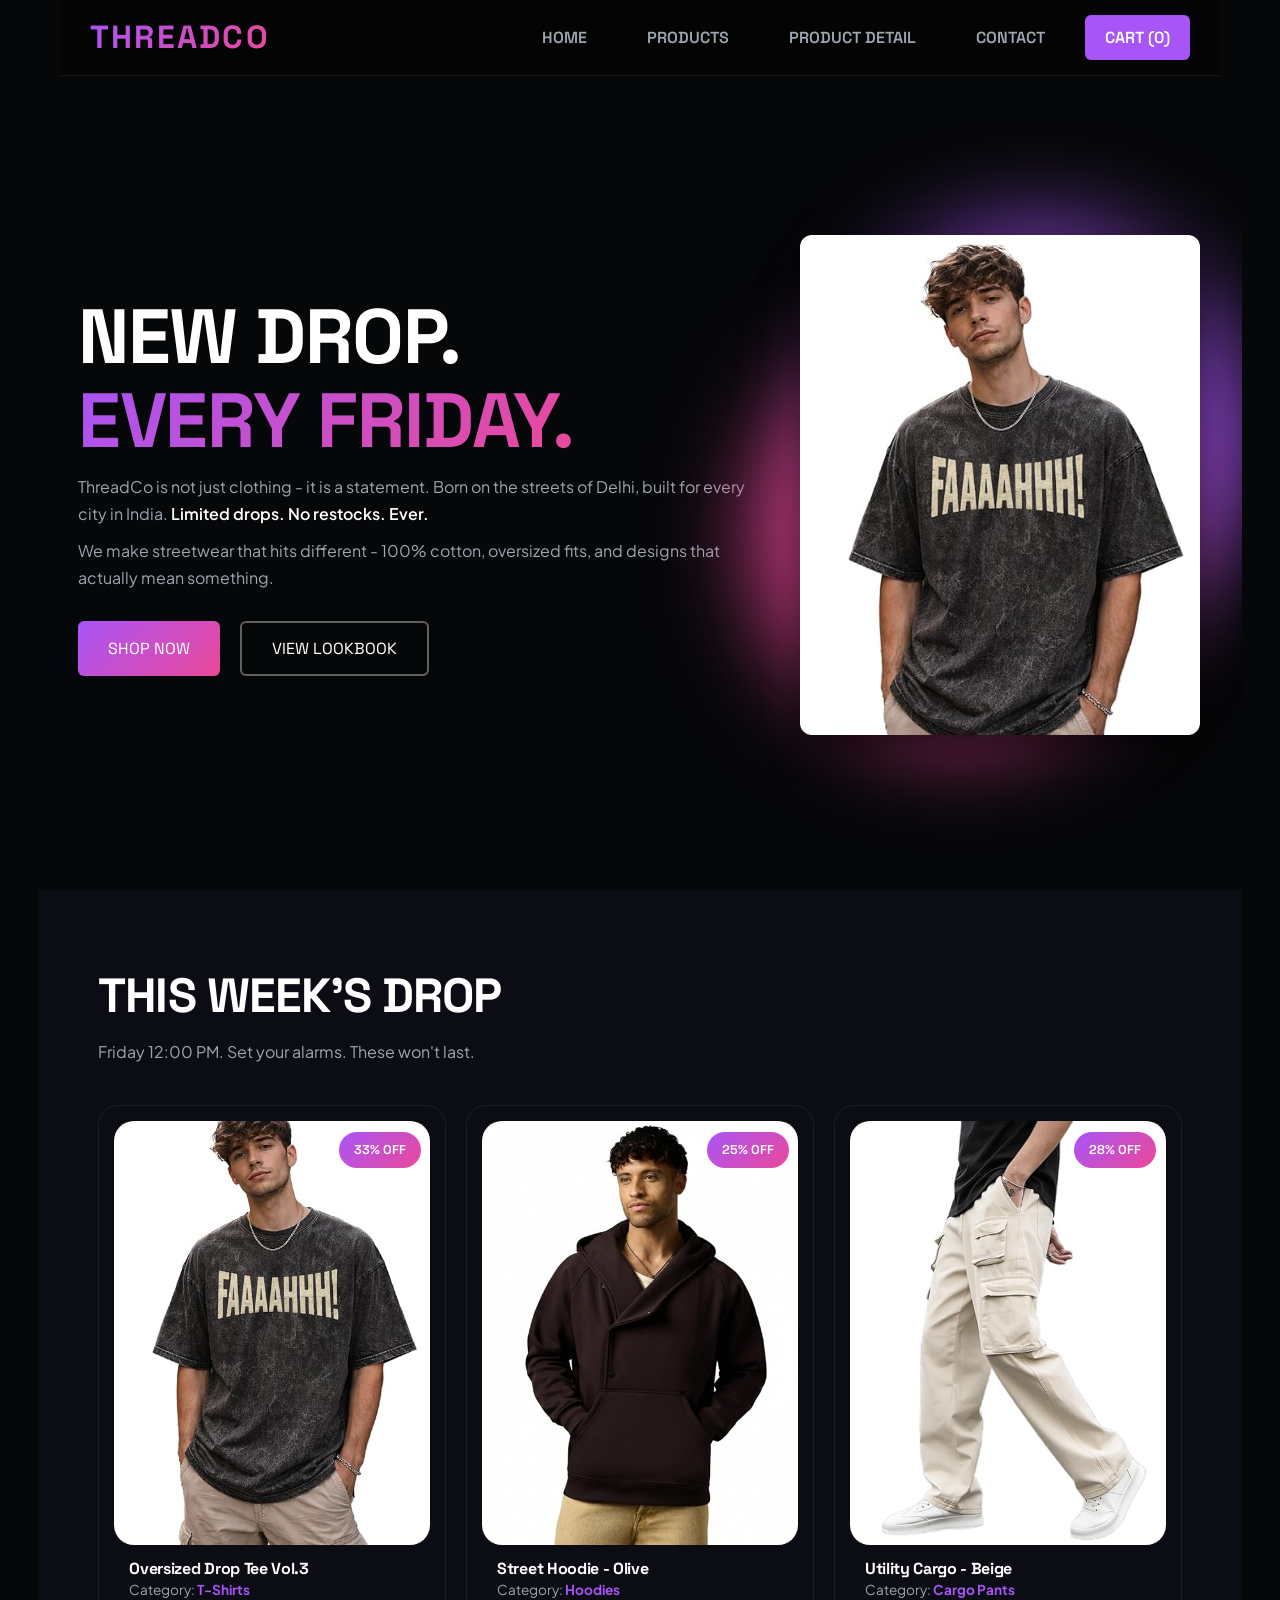
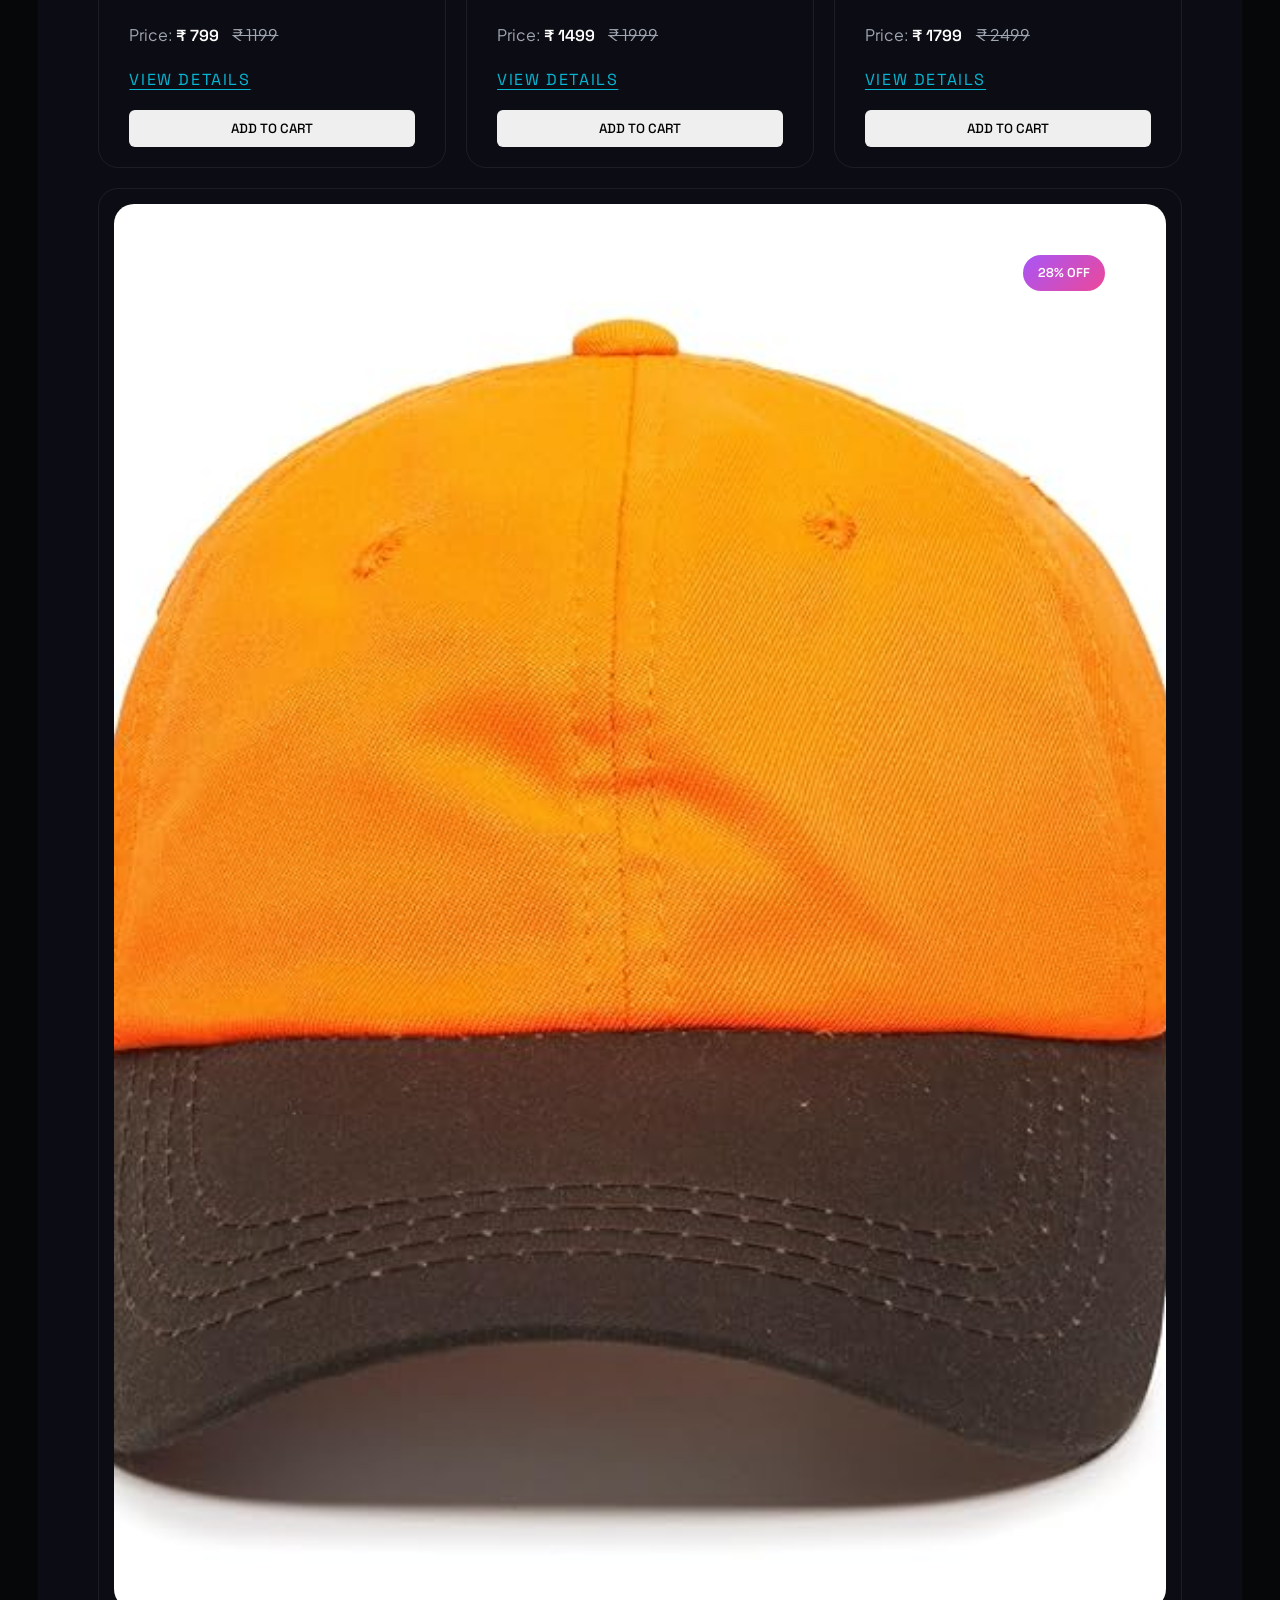
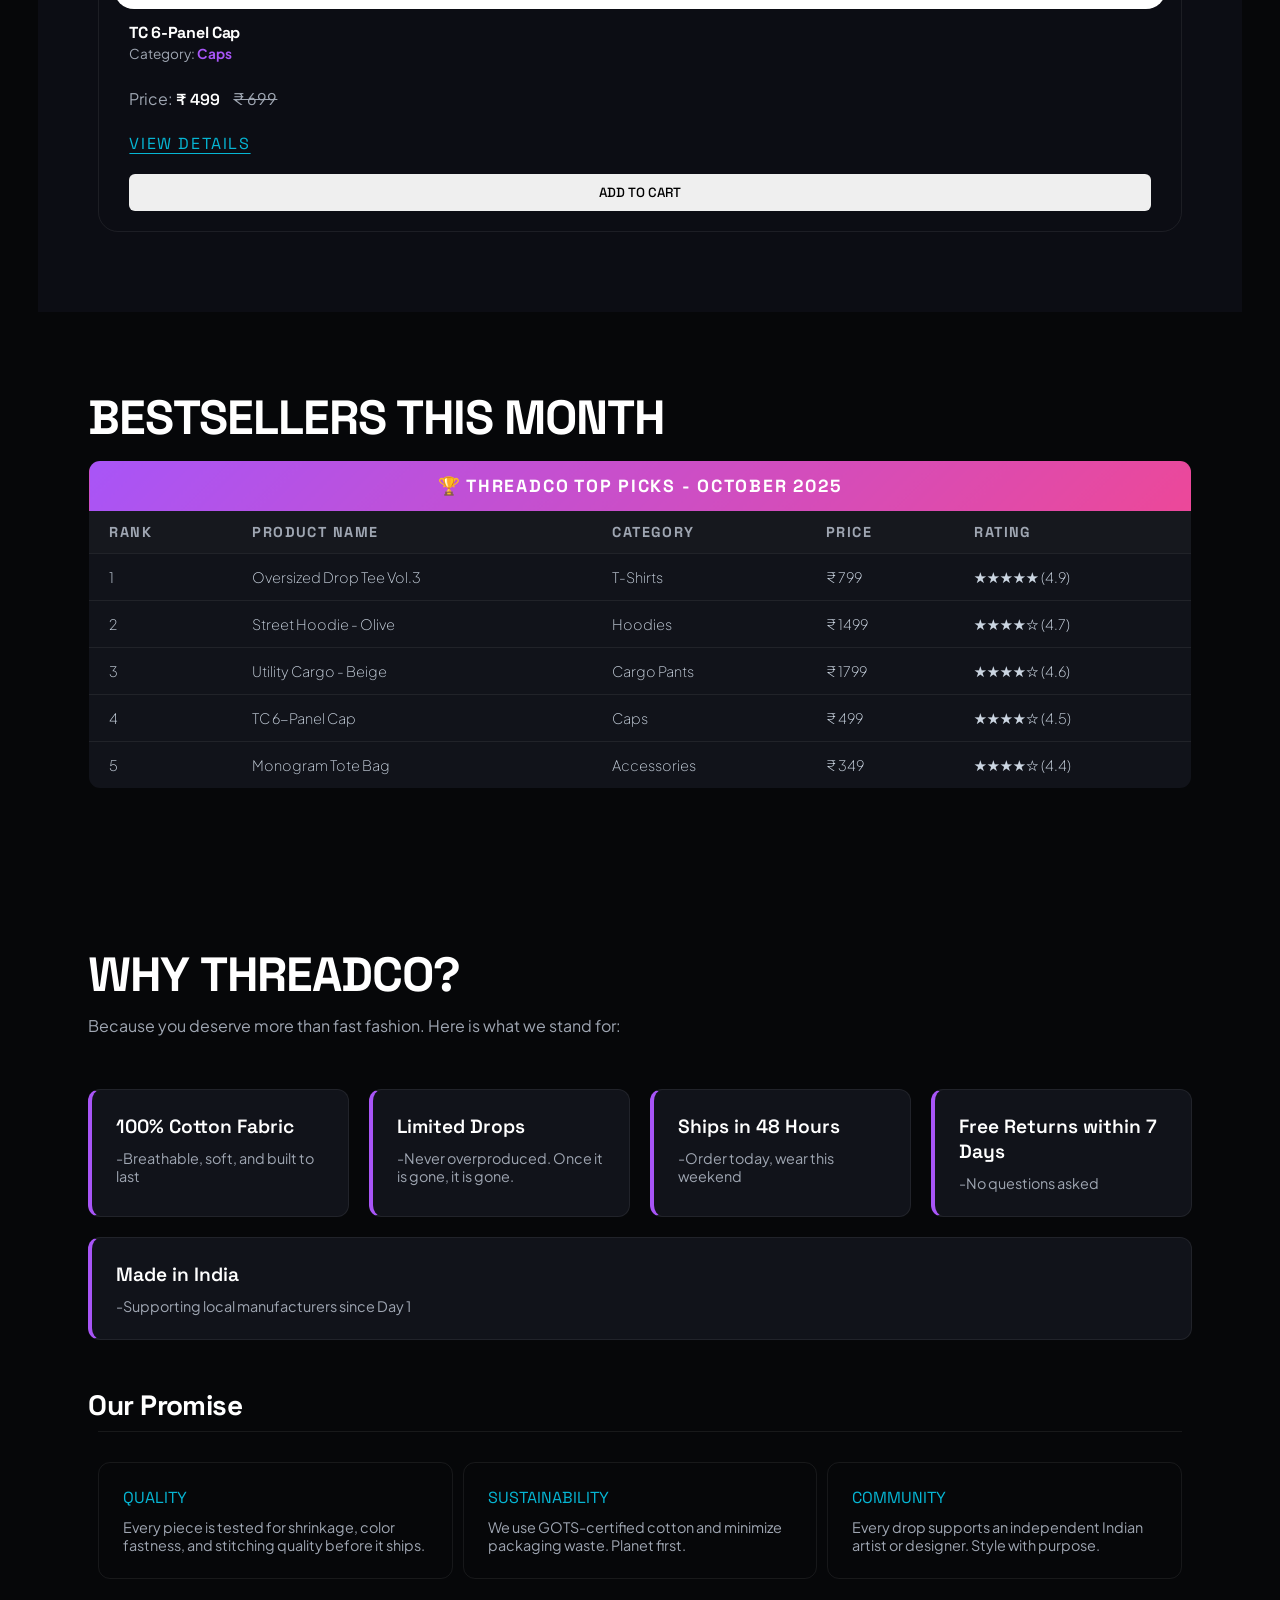
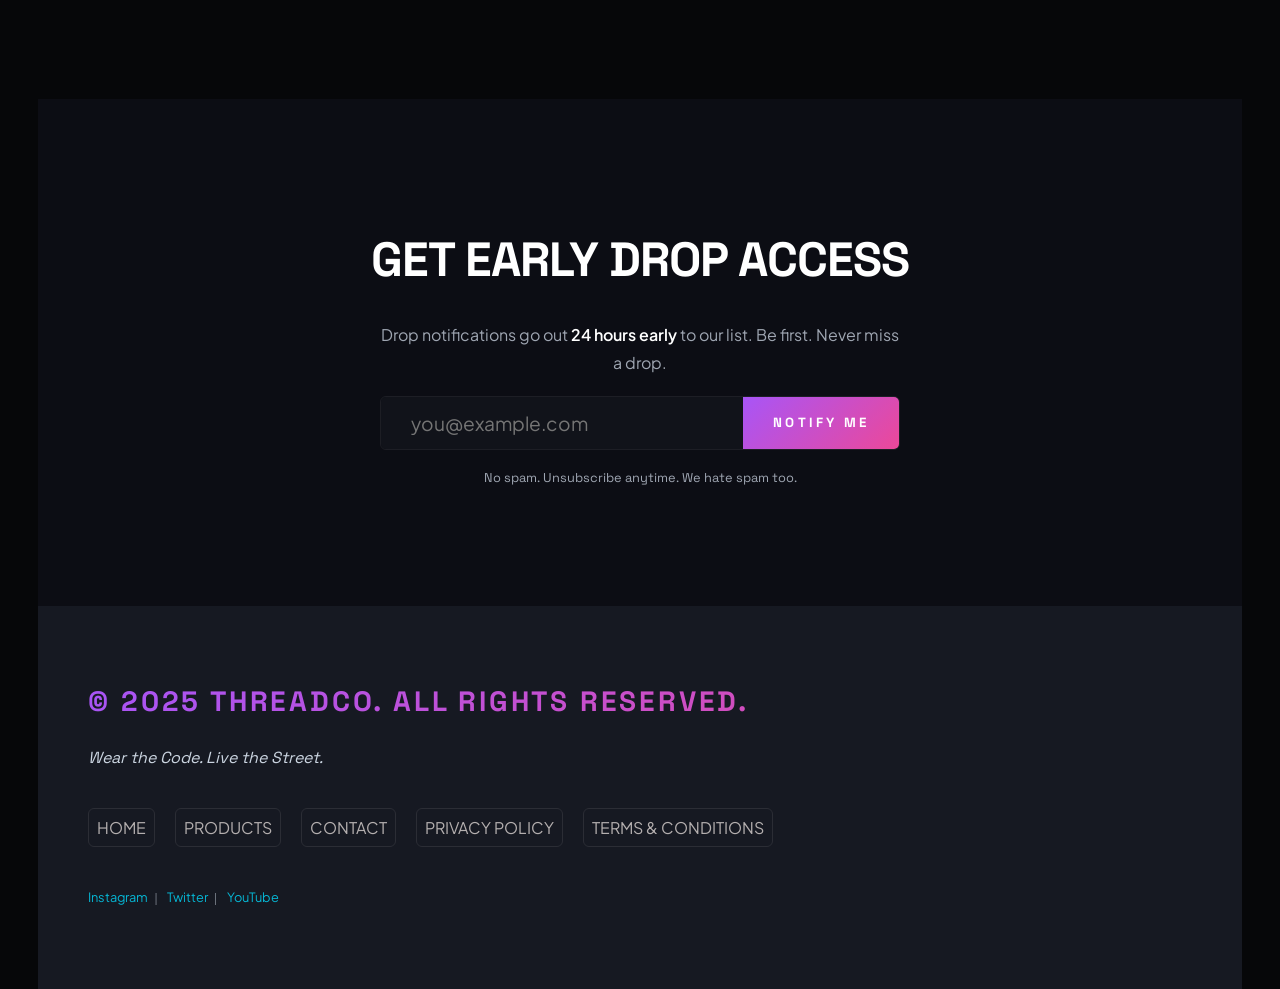
<file: Index.html>
<!DOCTYPE html>
<html lang="en">

<head>
    <meta charset="UTF-8">
    <meta name="viewport" content="width=device-width, initial-scale=1.0">
    <title>ThreadCo-Wear the Code.Live the Street.</title>
    <link rel="stylesheet" href="style.css">
</head>

<body>

    <header>
        <h1>ThreadCo</h1>
        <!-- <em>Wear the Code. Live the Street.</em> -->
        <nav>
            <ul>
                <li><a href="Index.html">Home</a></li>
                <li><a href="products.html">Products</a></li>
                <li><a href="prodetails.html">Product Detail</a></li>
                <li><a href="contactform.html">Contact</a></li>
                <li><a href="">Cart (0)</a></li>
            </ul>
        </nav>
    </header>

    <main>
        <section id="hero">
            <div class="left-hero">
                <h2>New Drop. <br> <span id="gradient-text">Every Friday.</span> </h2>
                <p>ThreadCo is not just clothing - it is a statement. Born on the streets of Delhi, built for every city
                    in
                    India. <strong>Limited drops. No restocks. Ever.</strong> </p>
                <p>We make streetwear that hits different - 100% cotton, oversized fits, and designs that actually mean
                    something.</p>
                <div id="cta">
                    <a href="products.html" class="btn1">Shop Now</a>
                    <a href="products.html" class="btn2">View Lookbook</a>
                </div>
            </div>

            <div class="right-hero">
                <div class="glow orb1"></div>
                <div class="glow orb2"></div>
                <div class="right-hero-image">
                    <img src="images/product 1.jpg" alt="">
                </div>

            </div>
        </section>


        <section id="week-drop">
            <h2>This Week's Drop</h2>
            <p>Friday 12:00 PM. Set your alarms. These won't last.</p>

            <div class="cards">
                <article>
                    <figure>
                        <img src="images/product 1.jpg" alt="ThreadCo Oversized Drop Tee Vol.3 in Black">
                        <figcaption>Oversized Drop Tee Vol.3</figcaption>
                    </figure>

                    <h3>Oversized Drop Tee Vol.3</h3>
                    <p>Category: <span>T-Shirts</span></p>
                    <p>Price: <strong>&#8377; 799</strong> <s>&#8377; 1199</s> </p>
                    <p> <mark>33% OFF</mark></p>

                    <a href="prodetails.html">View Details</a>
                    <button type="button">Add to Cart</button>
                </article>

                <article>
                    <figure>
                        <img src="images/product 2.jpg" alt="ThreadCo Street Hoodie in Olive Green">
                        <figcaption>Street Hoodie - Olive</figcaption>
                    </figure>

                    <h3>Street Hoodie - Olive</h3>
                    <p>Category: <span>Hoodies</span> </p>
                    <p>Price: <strong>&#8377; 1499</strong> <s>&#8377; 1999</s> </p>
                    <p> <mark>25% OFF</mark></p>
                    <a href="products.html">View Details</a>
                    <button type="button">Add to Cart</button>
                </article>

                <article>
                    <figure>
                        <img src="images/product 3.jpg" alt="ThreadCo Cargo Pants in Beige">
                        <figcaption>Utility Cargo - Beige</figcaption>
                    </figure>
                    <h3>Utility Cargo - Beige</h3>
                    <p>Category: <span>Cargo Pants</span></p>
                    <p>Price: <strong>&#8377; 1799 </strong> <s>&#8377; 2499</s> </p>
                    <p> <mark>28% OFF</mark></p>
                    <a href="prodetails.html">View Details</a>
                    <button type="button">Add to Cart</button>

                </article>

                <article>
                    <figure>
                        <img src="images/product 4.jpg" alt="">
                        <figcaption>TC 6-Panel Cap</figcaption>
                    </figure>
                    <h3>TC 6-Panel Cap</h3>
                    <p>Category: <span>Caps</span> </p>
                    <p>Price: <strong>&#8377; 499</strong> <s>&#8377; 699</s> </p>
                    <p><mark>28% OFF</mark></p>
                    <a href="prodetails.html">View Details</a>
                    <button type="button">Add to Cart</button>
                </article>
            </div>

        </section>
        <section class="best-sellers" id="best-sellers-month">
            <h2>Bestsellers This Month</h2>
            <div class="table-scroll">
                <table>
                    <tr>
                        <th colspan="5">&#127942; ThreadCo Top Picks - October 2025</th>
                    </tr>
                    <tr>
                        <th>Rank</th>
                        <th>Product Name</th>
                        <th>Category</th>
                        <th>Price</th>
                        <th>Rating</th>
                    </tr>
                    <tr>
                        <td>1</td>
                        <td>Oversized Drop Tee Vol.3</td>
                        <td>T-Shirts</td>
                        <td>&#8377; 799</td>
                        <td>&#9733;&#9733;&#9733;&#9733;&#9733; (4.9)</td>

                    </tr>
                    <tr>
                        <td>2</td>
                        <td>Street Hoodie - Olive</td>
                        <td>Hoodies</td>
                        <td>&#8377; 1499</td>
                        <td>&#9733;&#9733;&#9733;&#9733;&#9734; (4.7)</td>
                    </tr>
                    <tr>
                        <td>3</td>
                        <td>Utility Cargo - Beige</td>
                        <td>Cargo Pants</td>
                        <td>&#8377; 1799</td>
                        <td>&#9733;&#9733;&#9733;&#9733;&#9734; (4.6)</td>
                    </tr>
                    <tr>
                        <td>4</td>
                        <td>TC 6-Panel Cap</td>
                        <td>Caps</td>
                        <td>&#8377; 499</td>
                        <td>&#9733;&#9733;&#9733;&#9733;&#9734; (4.5)</td>
                    </tr>
                    <tr>
                        <td>5</td>
                        <td>Monogram Tote Bag</td>
                        <td>Accessories </td>
                        <td>&#8377; 349</td>
                        <td>&#9733;&#9733;&#9733;&#9733;&#9734; (4.4)</td>
                    </tr>
                </table>
            </div>
        </section>

        <section id="why-threadco">

            <h2>Why ThreadCo?</h2>
            <p>Because you deserve more than fast fashion. Here is what we stand for:</p>
            <ul>
                <li> <strong>100% Cotton Fabric</strong> -Breathable, soft, and built to last</li>
                <li> <strong>Limited Drops</strong> -Never overproduced. Once it is gone, it is gone.</li>
                <li> <strong>Ships in 48 Hours</strong> -Order today, wear this weekend</li>
                <li> <strong>Free Returns within 7 Days</strong> -No questions asked</li>
                <li> <strong>Made in India</strong> -Supporting local manufacturers since Day 1</li>
            </ul>

            <h3>Our Promise</h3>

            <dl>
                <section>
                    <dt>Quality</dt>
                    <dd>Every piece is tested for shrinkage, color fastness, and stitching quality before it ships.</dd>
                </section>
                <section>
                    <dt>Sustainability</dt>
                    <dd>We use GOTS-certified cotton and minimize packaging waste. Planet first.</dd>
                </section>
                <section>
                    <dt>Community</dt>
                    <dd>Every drop supports an independent Indian artist or designer. Style with purpose.</dd>
                </section>
            </dl>
        </section>


        <section id="get-early">
            <h2>Get Early Drop Access</h2>
            <p>Drop notifications go out <strong>24 hours early</strong> to our list. Be first. Never miss a drop.</p>
            <form action="">
                <!-- <label for="email">Your Email: </label> -->
                <input type="text" id="email" required placeholder="you@example.com">
                <button type="submit">Notify Me</button>
            </form>
            <br>
            <small>No spam. Unsubscribe anytime. We hate spam too.</small>
        </section>
    </main>

    <footer id="footer">
        <h3>&copy; 2025 ThreadCo. All rights reserved.</h3>
        <em>Wear the Code. Live the Street.</em>
        <nav>
            <ul>
                <li><a href="#home">Home</a></li>
                <li><a href="products.html">Products</a></li>
                <li><a href="contactform.html">Contact</a></li>
                <li><a href="contactform.html">Privacy Policy</a></li>
                <li><a href="project4july.html">Terms &amp; Conditions</a></li>
            </ul>
        </nav>

        <p>
            <a href="">Instagram</a>
            &nbsp;|&nbsp;&nbsp;
            <a href="">Twitter</a>
            &nbsp;|&nbsp;&nbsp;
            <a href="">YouTube </a>
        </p>
    </footer>

</body>
</html>
</file>
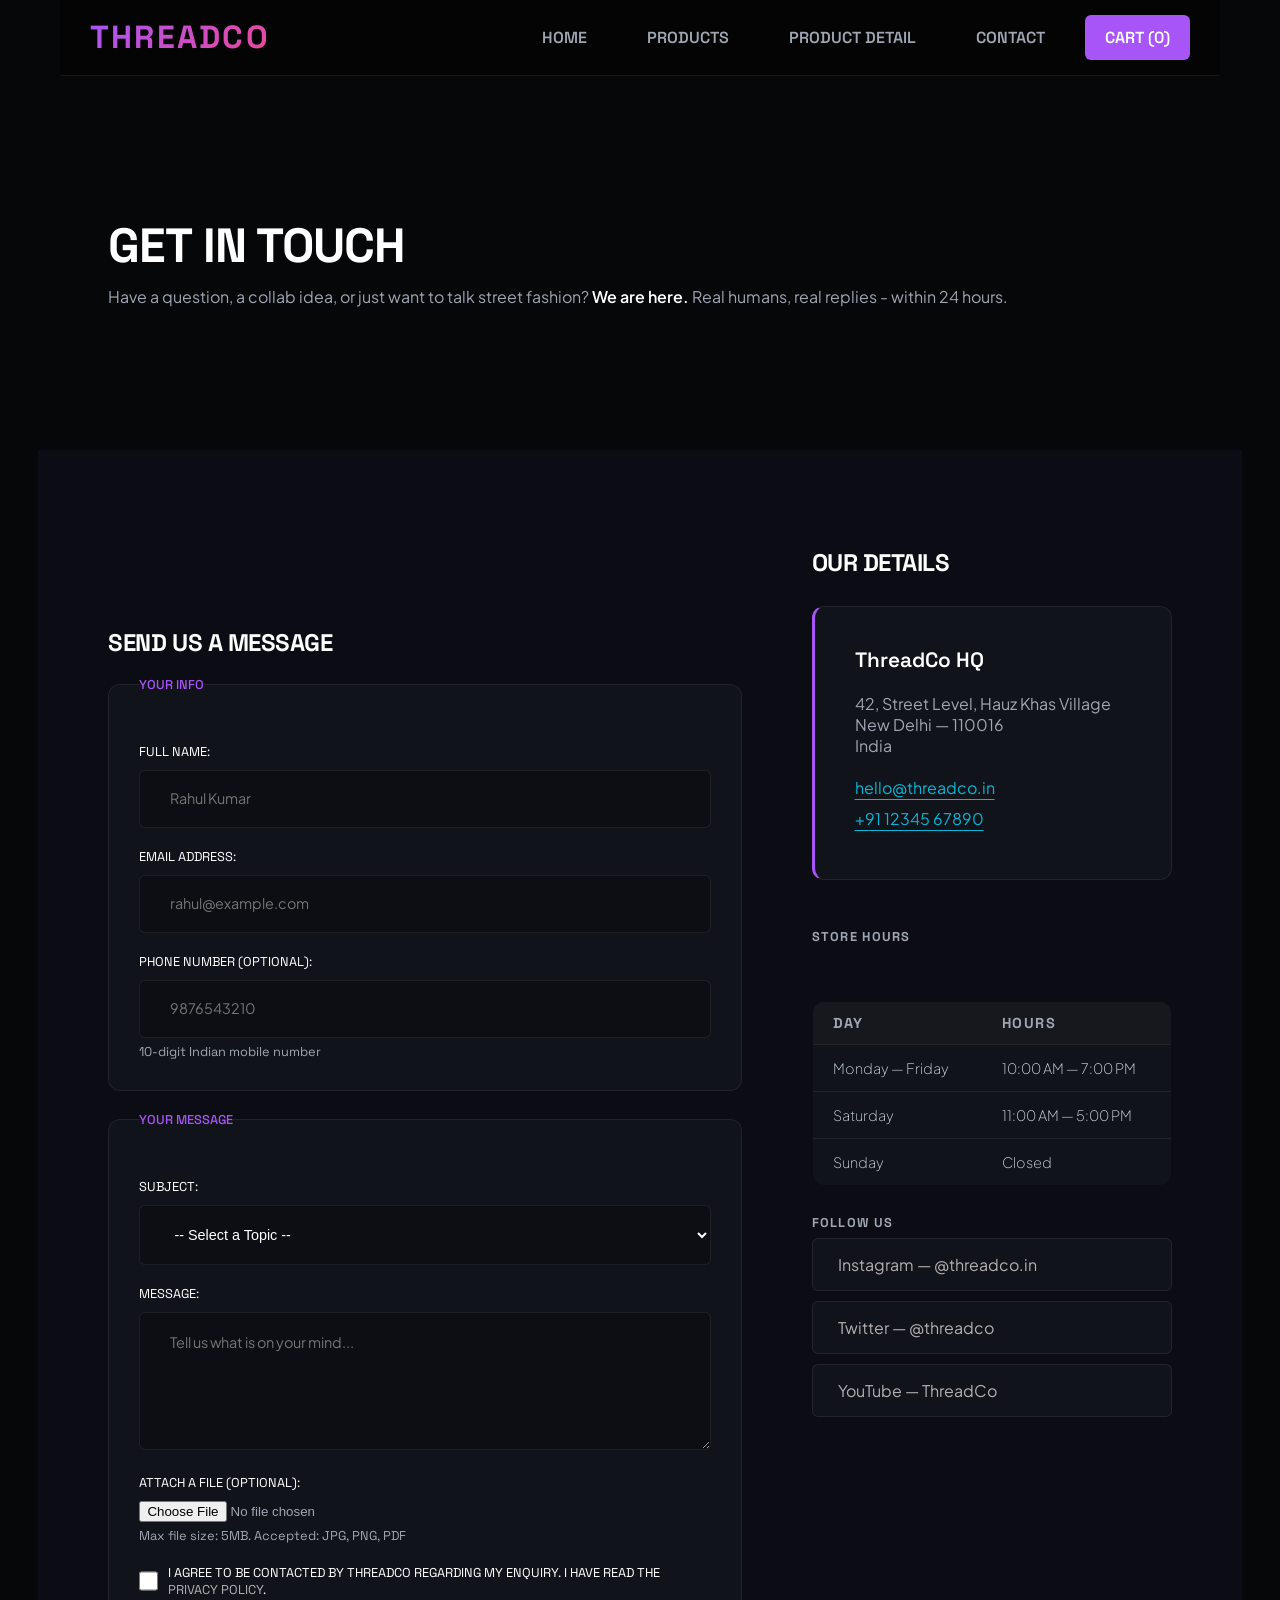
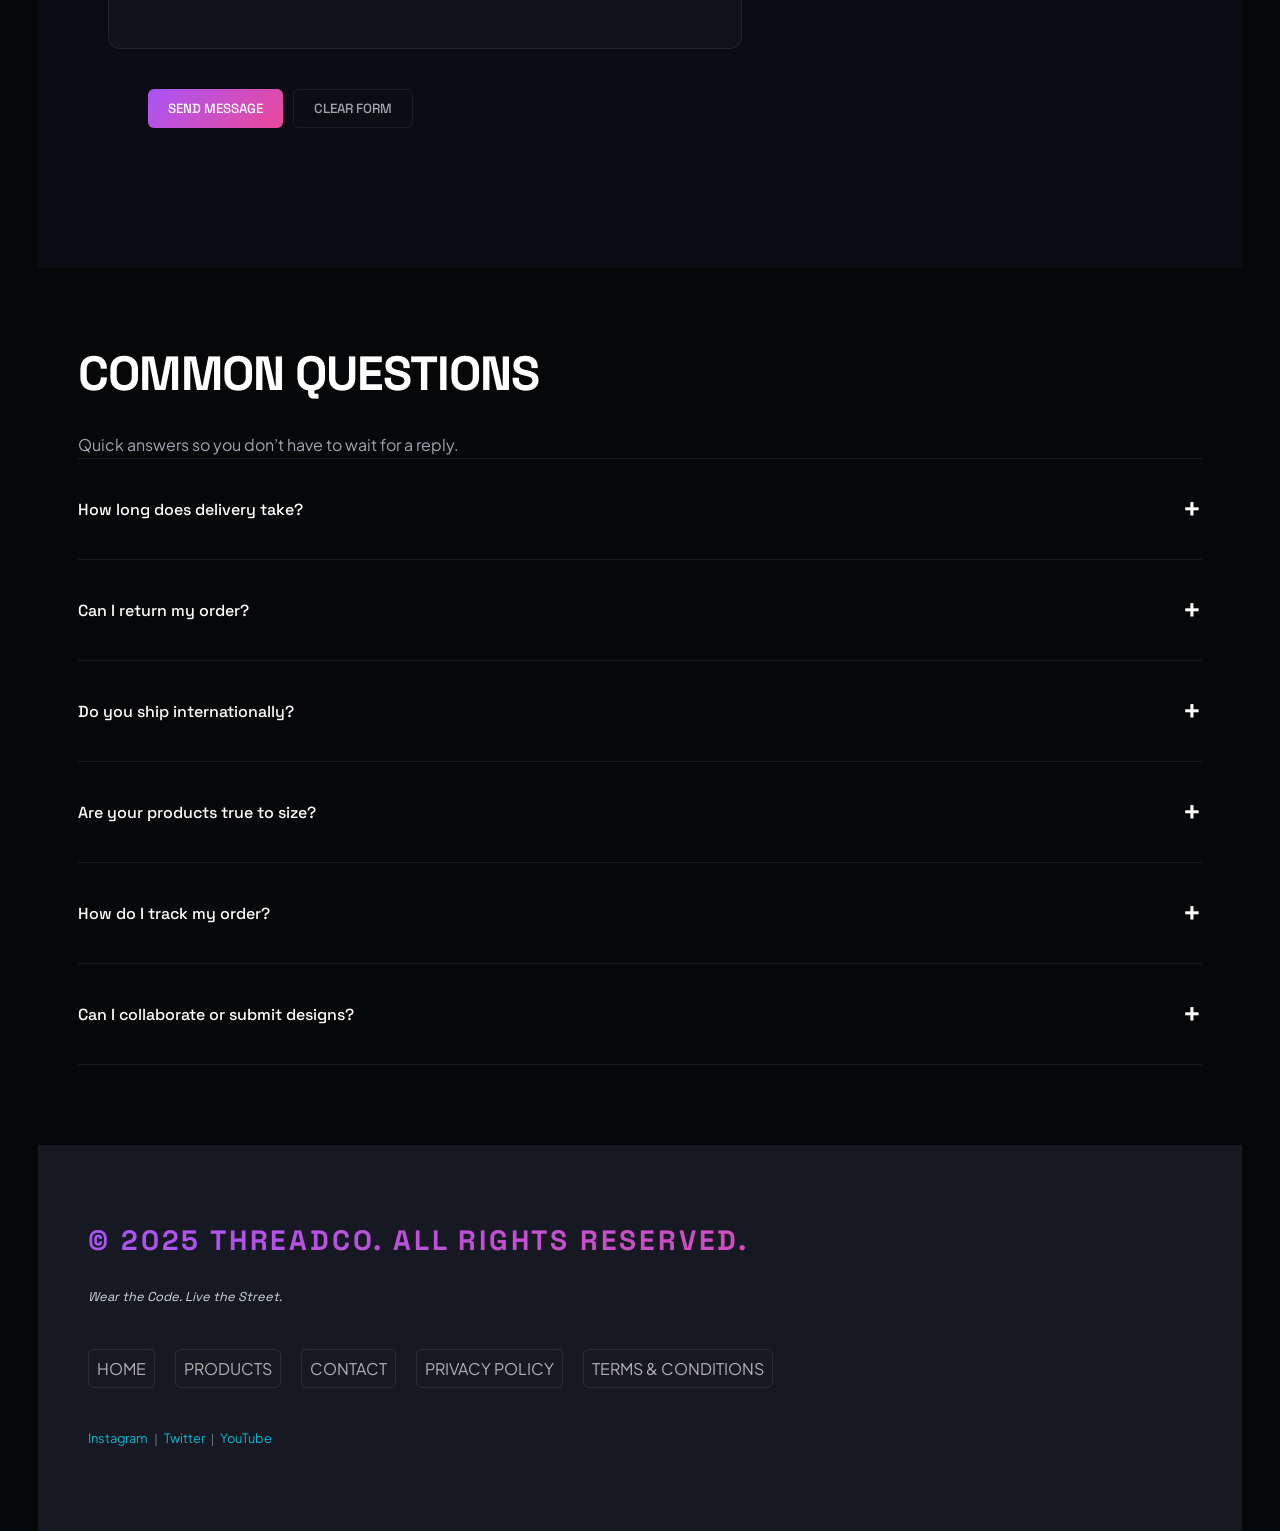
<file: contactform.html>
<!DOCTYPE html>
<html lang="en">

<head>
    <meta charset="UTF-8">
    <meta name="viewport" content="width=device-width, initial-scale=1.0">
    <title>Contact - ThreadCo</title>
    <link rel="stylesheet" href="style.css">
</head>

<body>
    <header>
        <h1>ThreadCo</h1>
        <!-- <em>Wear the Code. Live the Street.</em> -->
        <nav>
            <ul>
                <li><a href="Index.html">Home</a></li>
                <li><a href="products.html">Products</a></li>
                <li><a href="prodetails.html">Product Detail</a></li>
                <li><a href="contactform.html">Contact</a></li>
                <li><a href="">Cart (0)</a></li>
            </ul>
        </nav>
    </header>


    <main>
        <section class="get-in-touch">
            <h2>Get In Touch</h2>
            <p>Have a question, a collab idea, or just want to talk street fashion? <strong>We are here.</strong> Real
                humans, real replies - within 24 hours.</p>
        </section>


        <div class="details">
            <section class="send-us-message">
                <h2>Send Us a Message</h2>

                <form action="">

                    <fieldset>
                        <legend>Your Info</legend>

                        <label for="fullname">Full Name:</label>
                        <input type="text" id="fullname" name="fullname" placeholder="Rahul Kumar" required
                            minlength="2" maxlength="60">

                        <label for="email">Email Address:</label>
                        <input type="email" id="email" name="email" placeholder="rahul@example.com" required>

                        <label for="phone">Phone Number (optional):</label>
                        <input type="tel" id="phone" name="phone" placeholder="9876543210">
                        <small>10-digit Indian mobile number</small>
                    </fieldset>


                    <fieldset>
                        <legend>Your Message</legend>

                        <label for="subject">Subject:</label>
                        <select id="subject" name="subject" required>
                            <option value="">-- Select a Topic --</option>
                            <option value="order-issue">Order Issue</option>
                            <option value="return-refund">Return / Refund</option>
                            <option value="collaboration">Collaboration / Partnership</option>
                            <option value="wholesale">Wholesale Enquiry</option>
                            <option value="general">General Query</option>
                        </select>

                        <label for="message">Message:</label>
                        <textarea id="message" name="message" rows="6" cols="50"
                            placeholder="Tell us what is on your mind..." required minlength="20"></textarea>

                        <label for="attachment">Attach a File (optional):</label>
                        <input type="file" id="attachment" name="attachment">
                        <small>Max file size: 5MB. Accepted: JPG, PNG, PDF</small>


                        <div class="consent">
                            <input type="checkbox" id="consent" name="consent" required>
                            <label for="consent">
                                I agree to be contacted by ThreadCo regarding my enquiry.
                                I have read the <a href="#">Privacy Policy</a>.
                            </label>
                        </div>
                    </fieldset>


                    <div class="contact-btns">
                        <button type="submit">Send Message</button>
                        <button type="reset">Clear Form</button>
                    </div>

                </form>
            </section>


            <section class="our-details">
                <h2>Our Details</h2>

                <address>
                    <strong>ThreadCo HQ</strong> <br>
                    42, Street Level, Hauz Khas Village <br>
                    New Delhi — 110016 <br>
                    India
                    <br><br>
                    <a href="mailto:hello@threadco.in">hello@threadco.in</a>
                    <br>
                    <a href="tel:+911234567890">+91 12345 67890</a>
                </address>

                <div>
                    <h3>Store Hours</h3>
                    <div class="table-scroll">
                        <table>
                            <tr>
                                <th>Day</th>
                                <th>Hours</th>
                            </tr>
                            <tr>
                                <td>Monday — Friday</td>
                                <td>10:00 AM — 7:00 PM</td>
                            </tr>
                            <tr>
                                <td>Saturday</td>
                                <td>11:00 AM — 5:00 PM</td>
                            </tr>
                            <tr>
                                <td>Sunday</td>
                                <td>Closed</td>
                            </tr>
                        </table>
                    </div>

                </div>

                <div>
                    <h3>Follow Us</h3>
                    <ul>
                        <li><a href="https://instagram.com" target="_blank">Instagram &mdash; @threadco.in</a></li>
                        <li><a href="https://twitter.com" target="_blank">Twitter &mdash; @threadco</a></li>
                        <li><a href="https://youtube.com" target="_blank">YouTube &mdash; ThreadCo</a></li>
                    </ul>
                </div>
            </section>
        </div>


        <section class="common-questions">

            <h2>Common Questions</h2>
            <p>Quick answers so you don&rsquo;t have to wait for a reply.</p>

            <details>
                <summary>How long does delivery take?</summary>
                <p>
                    We ship within <strong>48 hours</strong> of order confirmation.
                    Standard delivery takes <strong>3&mdash;5 business days</strong> across India.
                    Express delivery (1&mdash;2 days) is available at checkout for select pin codes.
                </p>
            </details>

            <details>
                <summary>Can I return my order?</summary>
                <p>
                    Yes! We offer <strong>free returns within 7 days</strong> of delivery.
                    The item must be unworn, unwashed, and in its original packaging with all tags attached.
                    Initiate your return from the Orders section of your account.
                </p>
            </details>

            <details>
                <summary>Do you ship internationally?</summary>
                <p>
                    Not yet &mdash; but we&rsquo;re working on it.
                    International shipping is planned for early 2026.
                    Sign up for our newsletter to get notified first.
                </p>
            </details>

            <details>
                <summary>Are your products true to size?</summary>
                <p>
                    ThreadCo tees and hoodies are <strong>oversized by design</strong>.
                    If you prefer a more fitted look, we recommend sizing down.
                    Check the <a href="prodetails.html#size">Size Guide</a> on any product page for exact
                    measurements.
                </p>
            </details>

            <details>
                <summary>How do I track my order?</summary>
                <p>
                    Once your order ships, you will receive a tracking link via SMS and email.
                    You can also track your order by entering your order ID on our
                    <a href="#">Order Tracking page</a>.
                </p>
            </details>

            <details>
                <summary>Can I collaborate or submit designs?</summary>
                <p>
                    Absolutely. ThreadCo works with independent Indian artists on every drop.
                    If you have a design concept or want to collab, reach out via the form above
                    and select <strong>&ldquo;Collaboration / Partnership&rdquo;</strong> as the subject.
                    We read every single message.
                </p>
            </details>

        </section>
    </main>

    <footer id="footer">
        <h3>&copy; 2025 ThreadCo. All rights reserved.</h3>
        <p><em>Wear the Code. Live the Street.</em></p>
        <nav>
            <ul>
                <li><a href="index.html">Home</a></li>
                <li><a href="products.html">Products</a></li>
                <li><a href="contact.html">Contact</a></li>
                <li><a href="#">Privacy Policy</a></li>
                <li><a href="#">Terms &amp; Conditions</a></li>
            </ul>
        </nav>

        <p>
            <a href="" target="_blank">Instagram</a>
            &nbsp;|&nbsp;
            <a href="" target="_blank">Twitter</a>
            &nbsp;|&nbsp;
            <a href="" target="_blank">YouTube</a>
        </p>
    </footer>

</body>

</html>
</file>
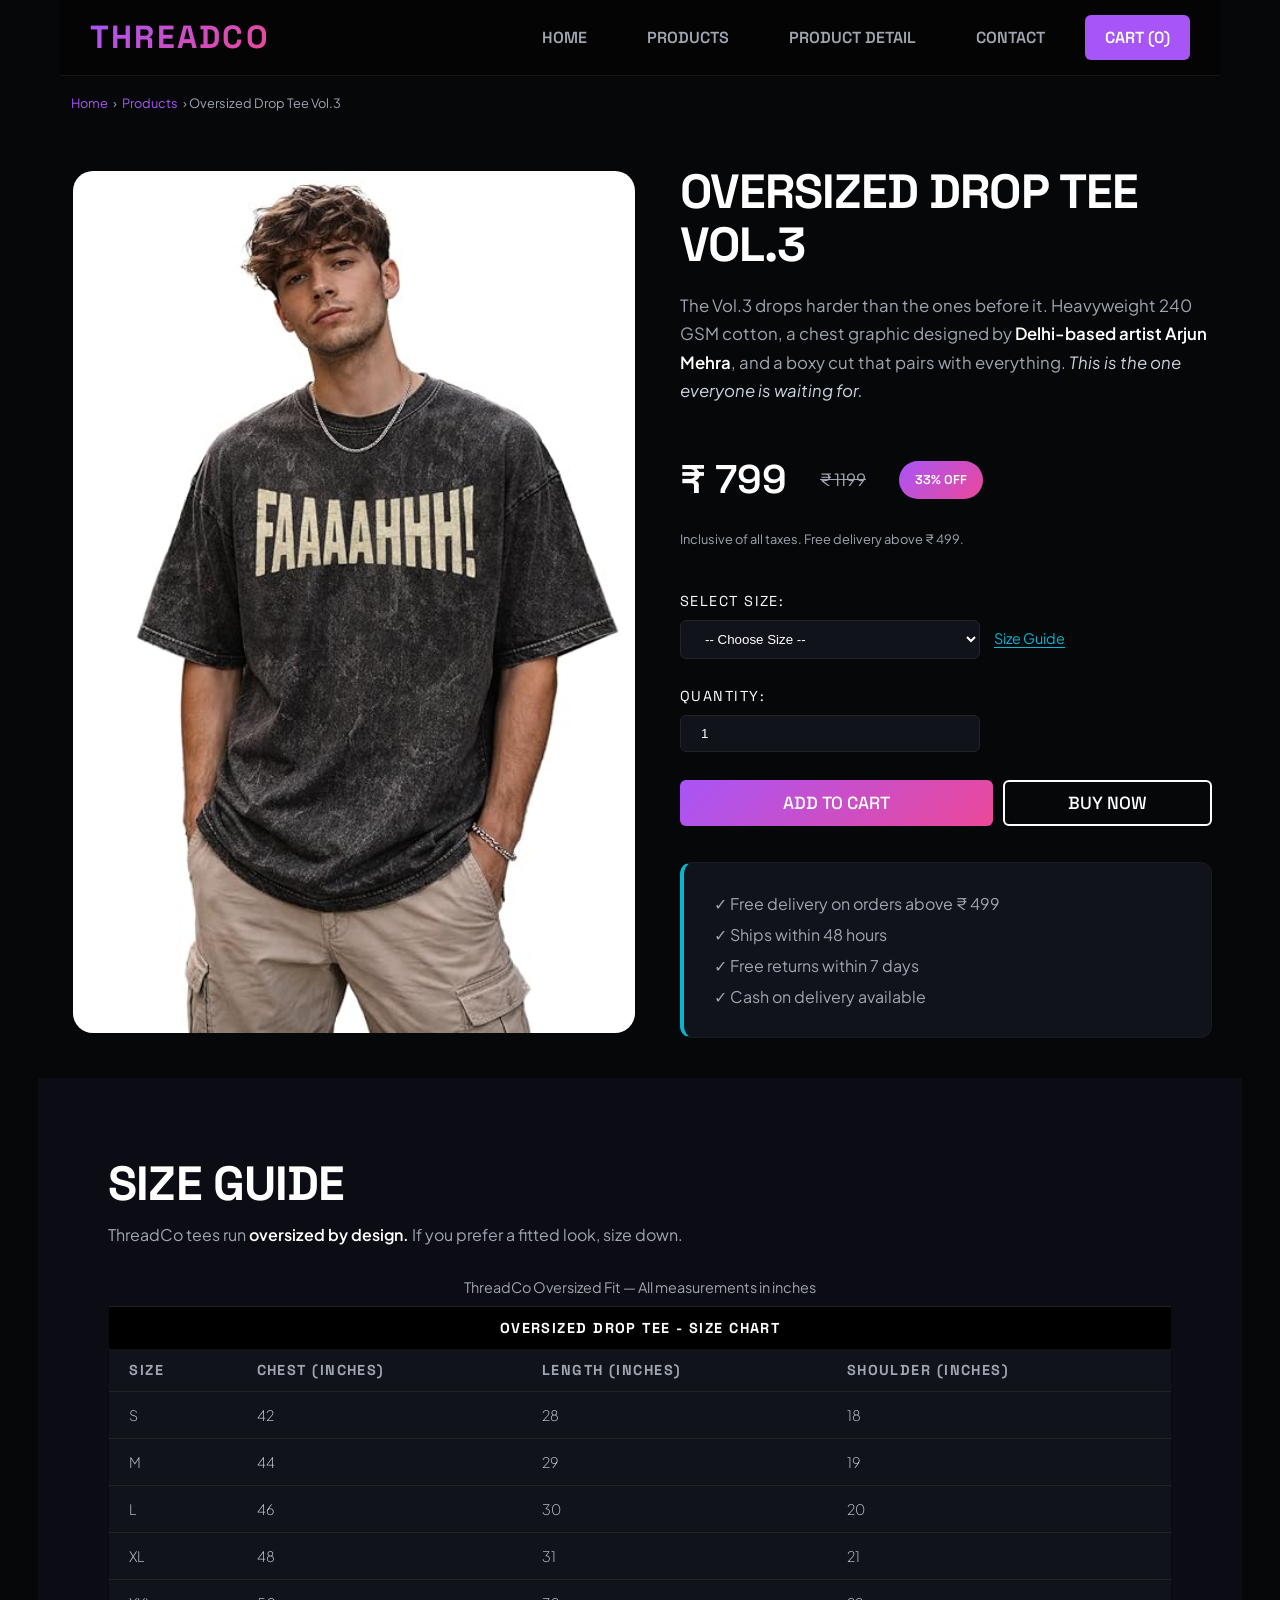
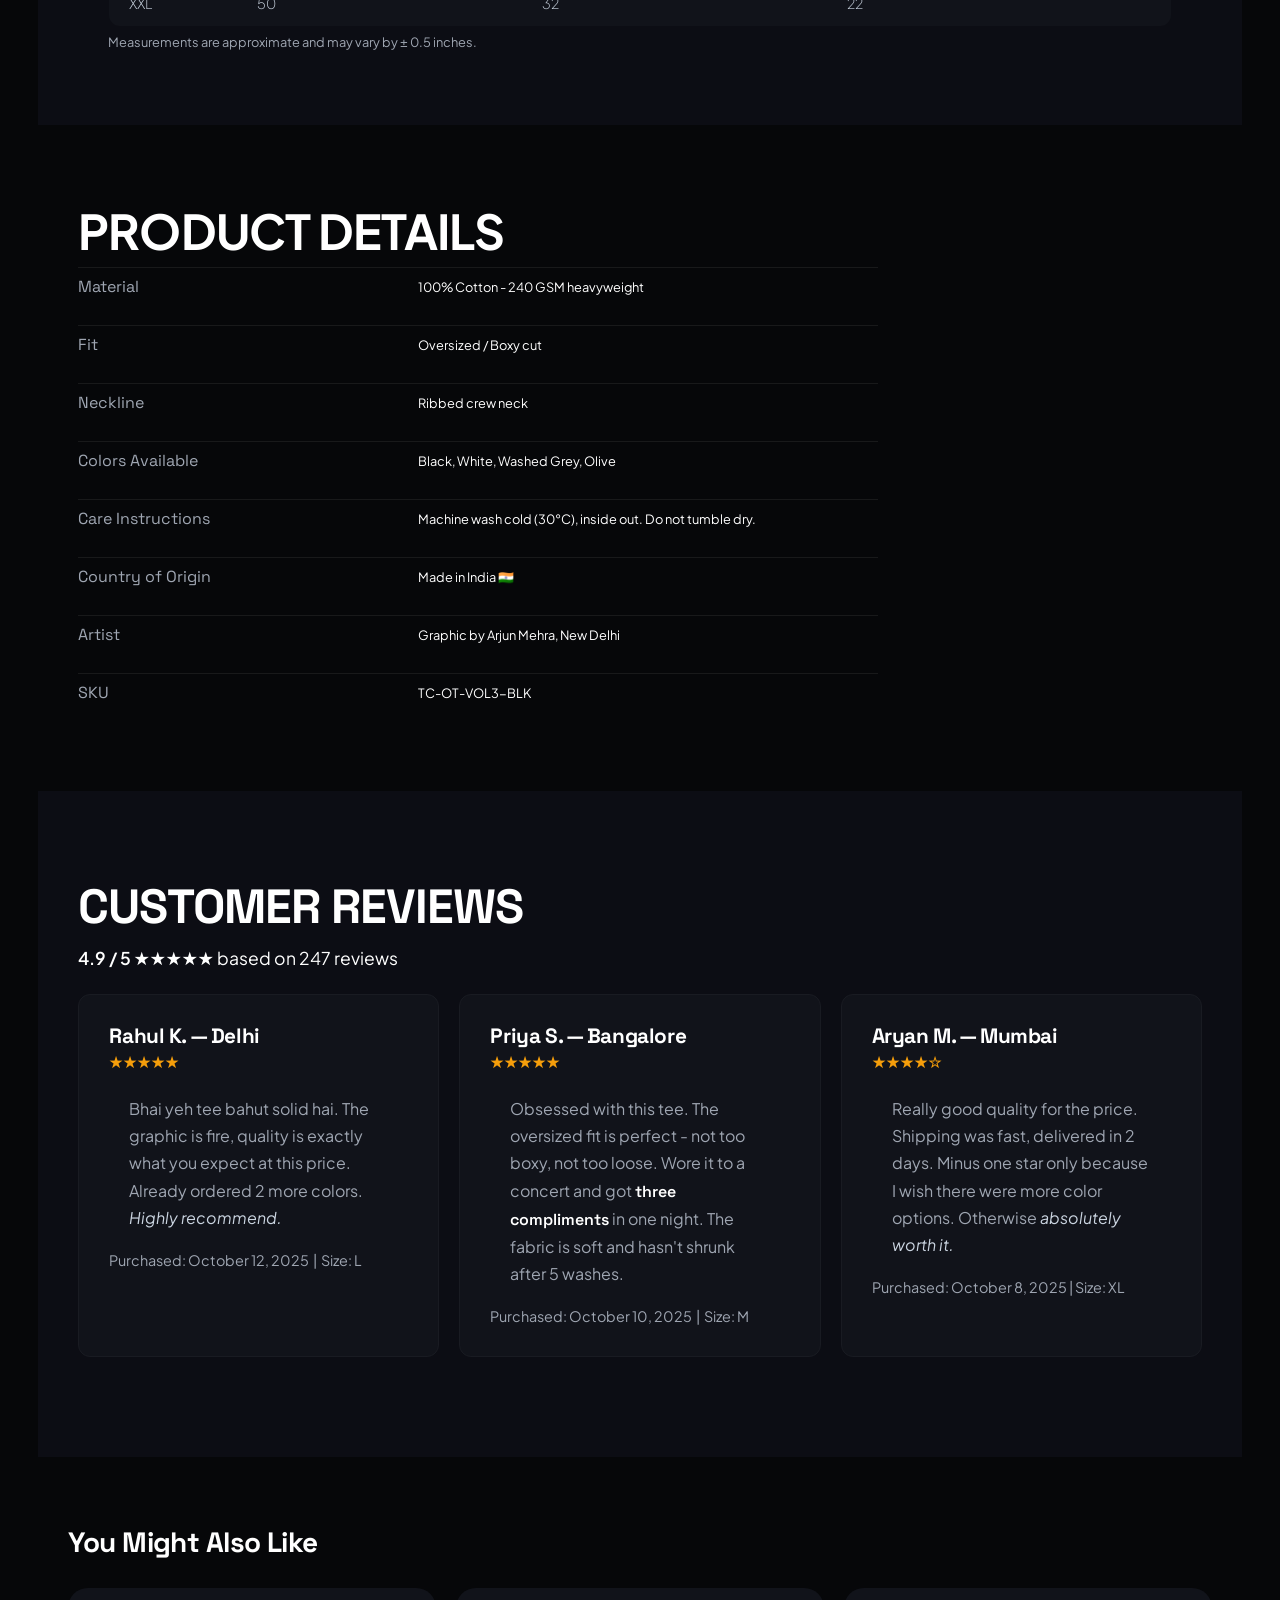
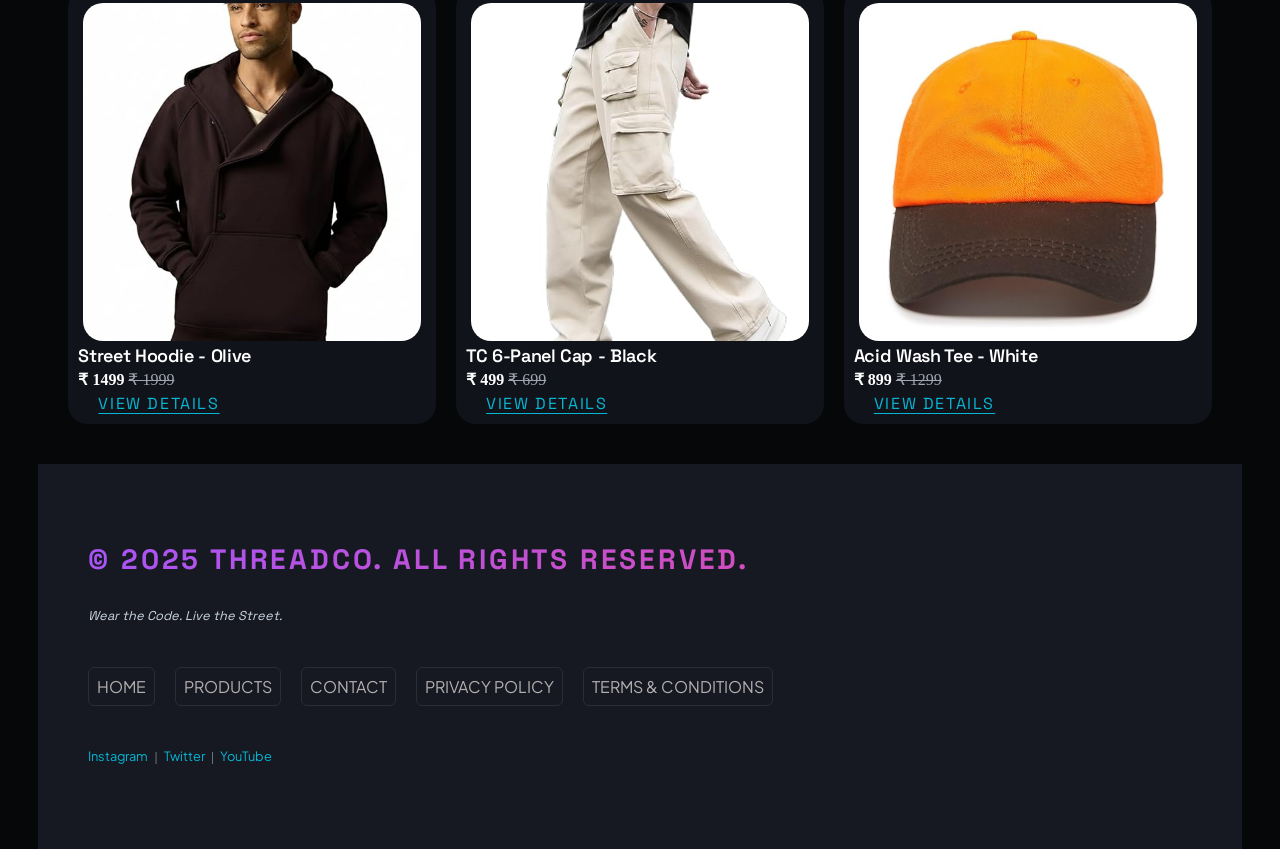
<file: prodetails.html>
<!DOCTYPE html>
<html lang="en">

<head>
    <meta charset="UTF-8">
    <meta name="viewport" content="width=device-width, initial-scale=1.0">
    <title>Oversized Drop Tee Vol.3 - ThreadCo</title>
    <link rel="stylesheet" href="style.css">
</head>

<body>
    <header>
        <h1>ThreadCo</h1>
        <nav>
            <ul>
                <li><a href="Index.html">Home</a></li>
                <li><a href="products.html">Products</a></li>
                <li><a href="prodetails.html">Product Detail</a></li>
                <li><a href="contactform.html">Contact</a></li>
                <li><a href="">Cart (0)</a></li>
            </ul>
        </nav>
    </header>

    <main>
        <nav aria-label="breadcrumb">
            <a href="project4july.html">Home</a>
            &rsaquo;
            <a href="products.html">Products</a>
            &rsaquo;
            Oversized Drop Tee Vol.3
        </nav>

        <section id="product-detail">
            <figure>
                <img src="images/product 1 (1).jpg" alt="ThreadCo Oversized Drop Tee Vol.3 - front view, black colorway">
                <figcaption>Oversized Drop Tee Vol.3 - Black Colorway</figcaption>
            </figure>

            <div class="product-detail-left">
                <h2>Oversized Drop Tee Vol.3</h2>
                <p>The Vol.3 drops harder than the ones before it. Heavyweight 240 GSM cotton, a chest graphic designed
                    by <strong>Delhi-based artist Arjun Mehra</strong>, and a boxy cut that pairs with everything.
                    <em>This is the one everyone is waiting for.</em>
                </p>

                <p>
                    <strong>&#8377; 799</strong>
                    &nbsp;
                    <s>&#8377; 1199</s>
                    &nbsp;
                    <mark>33% OFF</mark>
                </p>

                <p><small>Inclusive of all taxes. Free delivery above ₹ 499.</small></p>

                <label for="size-select">Select Size: </label>
                <select id="size-select" name="size">
                    <option value="" selected>-- Choose Size --</option>
                    <option value="">S</option>
                    <option value="">M</option>
                    <option value="">L</option>
                    <option value="">XL</option>
                    <option value="">XXL</option>
                </select>
                <a href="#size"> Size Guide</a>

                <br><br>

                <label for="quantity">Quantity: </label>
                <input type="number" id="quantity" name="quantity" value="1" min="1" max="10">
                
                <br><br>

                <div class="product-detail-btns">
                    <button type="button">Add to Cart</button>
                    <button type="button">Buy Now</button>
                </div>

                <br><br>

                <ul>
                    <li>&#10003; Free delivery on orders above ₹ 499</li>
                    <li>&#10003; Ships within 48 hours</li>
                    <li>&#10003; Free returns within 7 days</li>
                    <li>&#10003; Cash on delivery available</li>
                </ul>
            </div>
        </section>


        <section id="size-chart" class="best-sellers">
            <h2>Size Guide</h2>
            <p>ThreadCo tees run <strong>oversized by design.</strong> If you prefer a fitted look, size down.</p>
            <div class="table-scroll">
                <table>
                    <caption>ThreadCo Oversized Fit &mdash; All measurements in inches</caption>
                    <tr>
                        <th colspan="4">Oversized Drop Tee - Size Chart</th>
                    </tr>
                    <tr>
                        <th>Size</th>
                        <th>Chest (inches)</th>
                        <th>Length (inches)</th>
                        <th>Shoulder (inches)</th>
                    </tr>
                    <tr>
                        <td>S</td>
                        <td>42</td>
                        <td>28</td>
                        <td>18</td>
                    </tr>
                    <tr>
                        <td>M</td>
                        <td>44</td>
                        <td>29</td>
                        <td>19</td>
                    </tr>
                    <tr>
                        <td>L</td>
                        <td>46</td>
                        <td>30</td>
                        <td>20</td>
                    </tr>
                    <tr>
                        <td>XL</td>
                        <td>48</td>
                        <td>31</td>
                        <td>21</td>
                    </tr>
                    <tr>
                        <td>XXL</td>
                        <td>50</td>
                        <td>32</td>
                        <td>22</td>
                    </tr>
                    <!-- <caption>ThreadCo Oversized Fit — All measurements in inches</caption> -->
                </table>
            </div>
            <p><small>Measurements are approximate and may vary by ± 0.5 inches.</small></p>
        </section>

        <section id="product-details">
            <h2>Product Details</h2>
            <dl>

                <div>
                    <dt>Material</dt>
                    <dd>100% Cotton - 240 GSM heavyweight</dd>
                </div>

                <div>
                    <dt>Fit</dt>
                    <dd>Oversized / Boxy cut</dd>
                </div>

                <div>
                    <dt>Neckline</dt>
                    <dd>Ribbed crew neck</dd>
                </div>

                <div>
                    <dt>Colors Available</dt>
                    <dd>Black, White, Washed Grey, Olive</dd>
                </div>

                <div>
                    <dt>Care Instructions</dt>
                    <dd>Machine wash cold (30°C), inside out. Do not tumble dry.</dd>

                </div>

                <div>
                    <dt>Country of Origin</dt>
                    <dd>Made in India &#x1f1ee;&#x1f1f3; </dd>
                    
                </div>

                <div>
                    <dt>Artist</dt>
                    <dd>Graphic by Arjun Mehra, New Delhi</dd>
                    
                </div>

                <div>
                    <dt>SKU</dt>
                    <dd>TC-OT-VOL3-BLK</dd>
                    
                </div>
            </dl>
        </section>

        <section class="customer-reviews">
            <h2>Customer Reviews</h2>
            <p>
                <strong>4.9 / 5 </strong>
                &#9733;&#9733;&#9733;&#9733;&#9733; 
                based on 247 reviews
            </p>
            <div class="customer-reviews-details">
                <article>
                    <h3>Rahul K. &mdash; Delhi</h3>
                    <p>&#9733;&#9733;&#9733;&#9733;&#9733;</p>
                    <p>
                        Bhai yeh tee bahut solid hai. The graphic is fire, quality is exactly what
                        you expect at this price. Already ordered 2 more colors.
                        <em>Highly recommend.</em>
                    </p>
                    <small>Purchased: October 12, 2025 &nbsp;|&nbsp; Size: L</small>                    
                </article>

                <article>
                    <h3>Priya S. &mdash; Bangalore</h3>
                    <p>&#9733;&#9733;&#9733;&#9733;&#9733;</p>
                    <p>
                        Obsessed with this tee. The oversized fit is perfect - not too boxy,
                        not too loose. Wore it to a concert and got <strong>three compliments</strong> in one night.
                        The fabric is soft and hasn't shrunk after 5 washes.
                    </p>
                    <small>Purchased: October 10, 2025 &nbsp;|&nbsp; Size: M</small>
                </article>
                <article>
                    <h3>Aryan M. &mdash; Mumbai</h3>
                    <p>&#9733;&#9733;&#9733;&#9733;&#9734;</p>
                    <p>
                        Really good quality for the price. Shipping was fast, delivered in 2 days.
                        Minus one star only because I wish there were more color options.
                        Otherwise <em>absolutely worth it.</em>
                    </p>
                    <small>Purchased: October 8, 2025 | Size: XL</small>
                </article>
            </div>

        </section>

        <section class="might-also-like">
            <h3>You Might Also Like</h3>

            <div class="also-like-items">
                <article>
                    <figure>
                        <img src="images/product 2.jpg" alt="ThreadCo Street Hoodie in Olive">
                        <figcaption>Street Hoodie - Olive</figcaption>
                    </figure>
                    <h4>Street Hoodie - Olive</h4>
                    <p><strong>&#8377; 1499</strong> <s>&#8377; 1999</s> </p>
                    <a href="prodetails.html">View Details</a>
                </article>

                <article>
                    <figure>
                        <img src="images/product 3.jpg" alt="ThreadCo TC 6-Panel Cap in Black">
                        <figcaption>TC 6-Panel Cap - Black</figcaption>
                    </figure>
                    <h4>TC 6-Panel Cap - Black</h4>
                    <p><strong>&#8377; 499 </strong> <s>&#8377; 699</s> </p>
                    <a href="prodetails.html">View Details</a>
                </article>

                <article>
                    <figure>
                        <img src="images/product 4.jpg" alt="ThreadCo Acid Wash Tee in White">
                        <figcaption>Acid Wash Tee - White</figcaption>
                    </figure>
                    <h4>Acid Wash Tee - White</h4>
                    <p><strong>&#8377; 899</strong> <s>&#8377; 1299</s> </p>
                    <a href="prodetails.html">View Details</a>
                </article>
            </div>
        </section>
    </main>

    <footer id="footer">
        <h3>&copy; 2025 ThreadCo. All rights reserved.</h3>
        <p><em>Wear the Code. Live the Street.</em></p>
        <nav>
            <ul>
                <li><a href="index.html">Home</a></li>
                <li><a href="products.html">Products</a></li>
                <li><a href="contact.html">Contact</a></li>
                <li><a href="#">Privacy Policy</a></li>
                <li><a href="#">Terms &amp; Conditions</a></li>
            </ul>
        </nav>

        <p>
            <a href="" target="_blank">Instagram</a>
            &nbsp;|&nbsp;
            <a href="" target="_blank">Twitter</a>
            &nbsp;|&nbsp;
            <a href="" target="_blank">YouTube</a>
        </p>
    </footer>

</body>

</html>
</file>
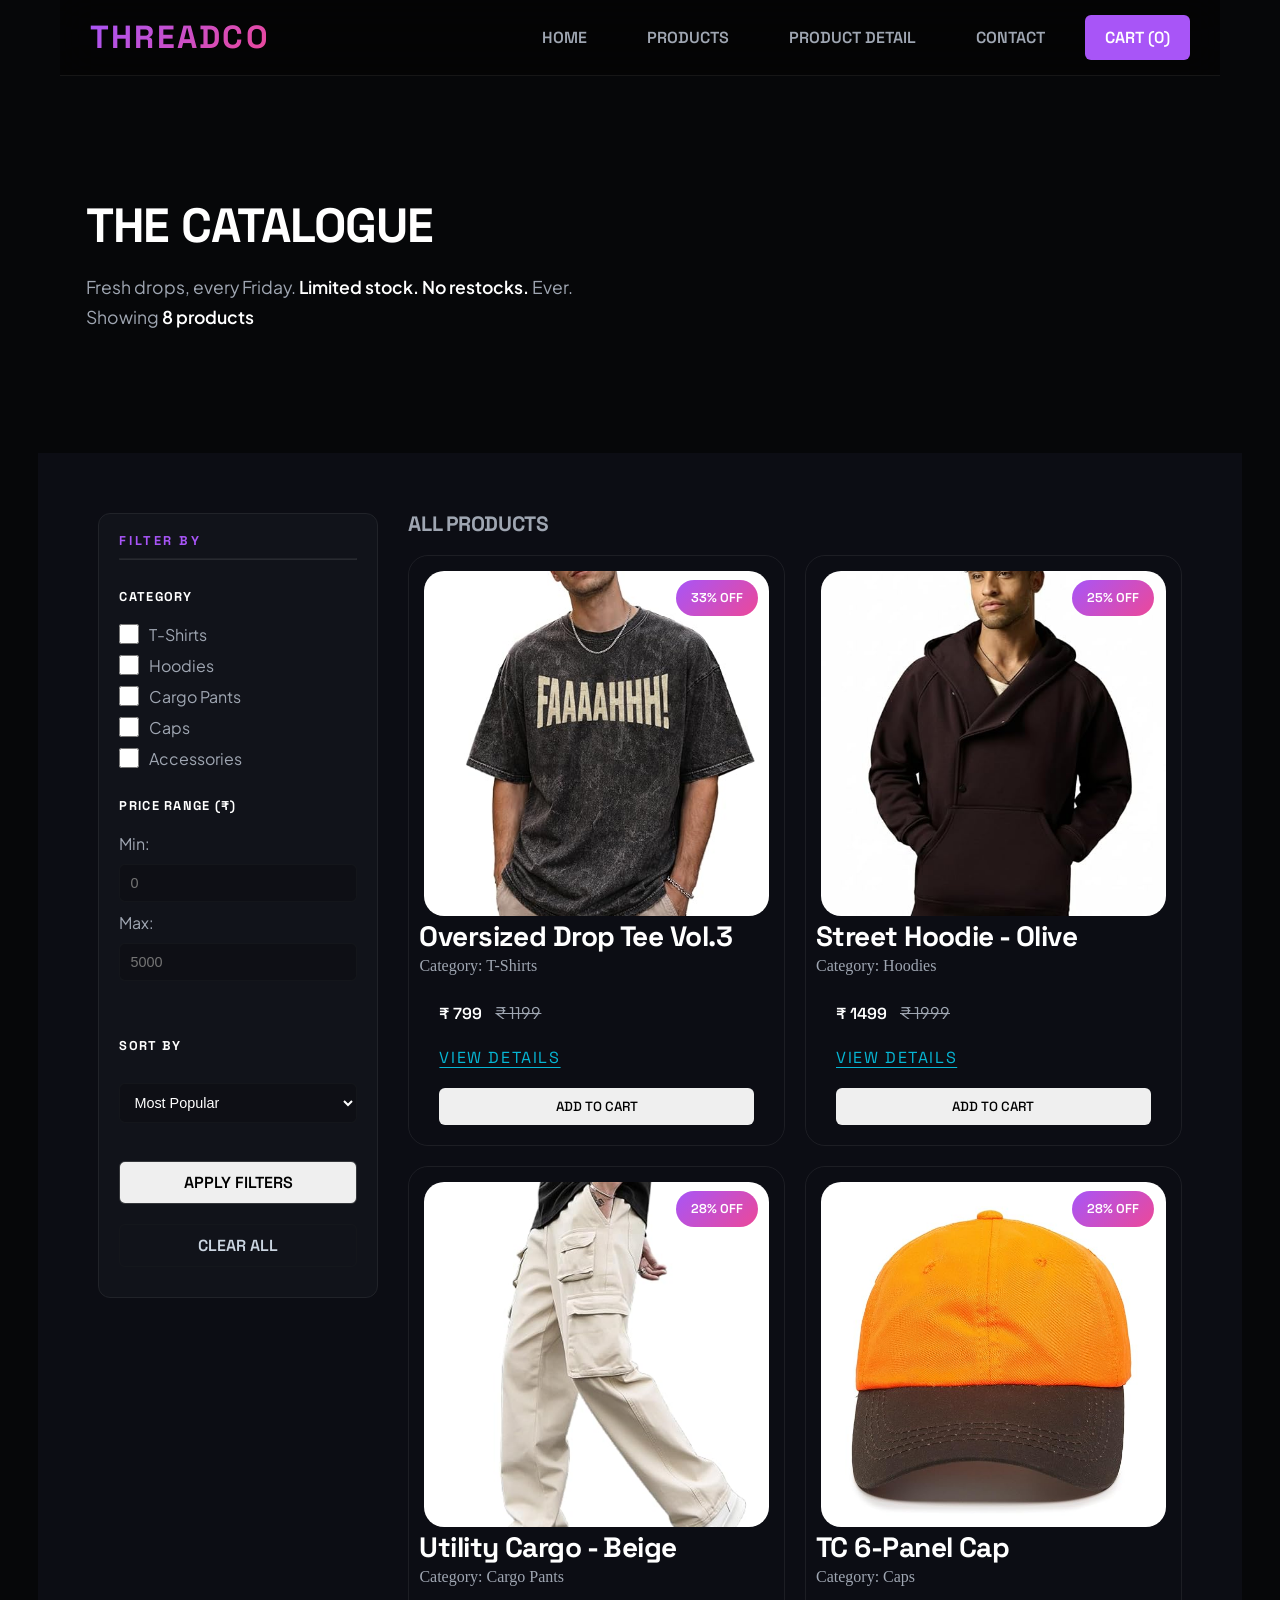
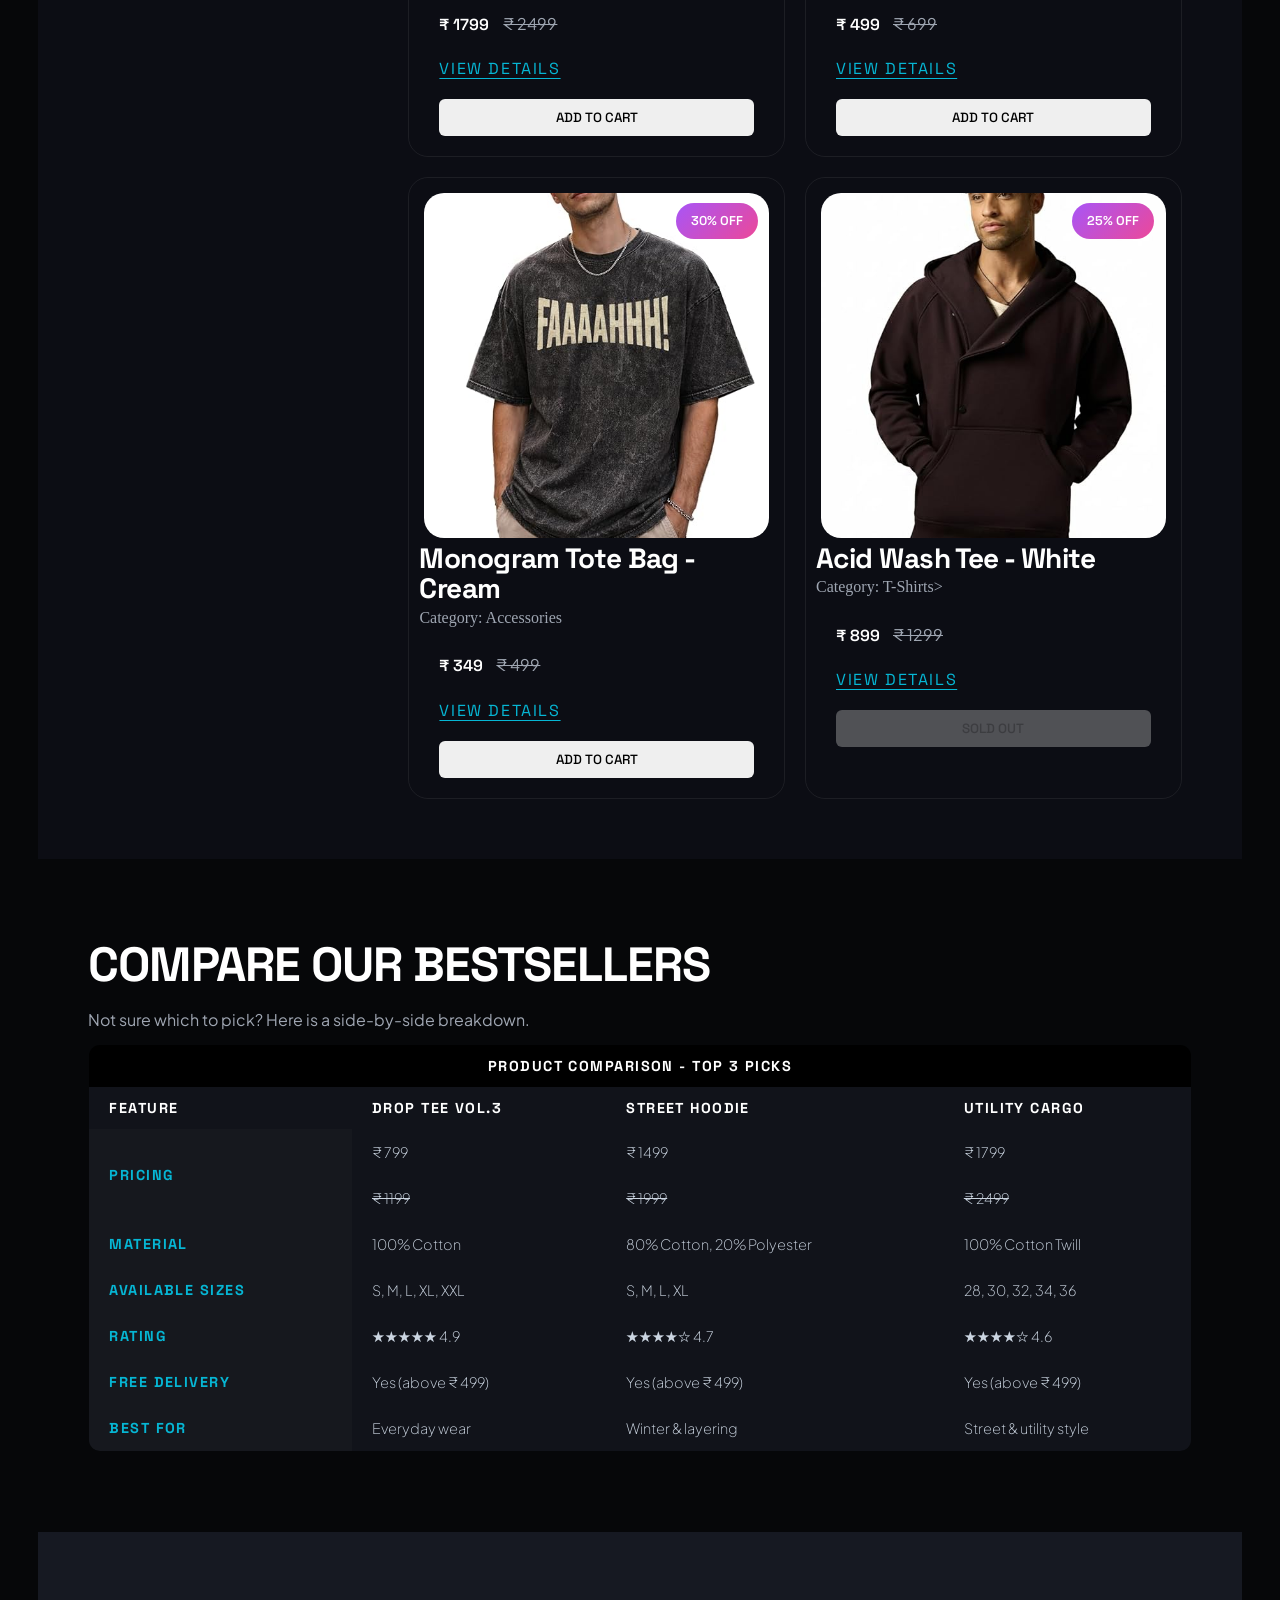
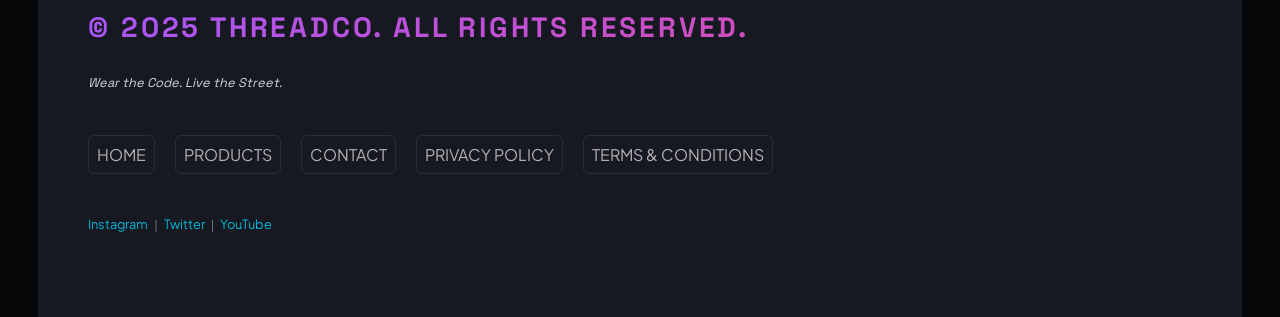
<file: products.html>
<!DOCTYPE html>
<html lang="en">

<head>
    <meta charset="UTF-8">
    <meta name="viewport" content="width=device-width, initial-scale=1.0">
    <title>ThreadCo-Wear the Code.Live the Street.</title>
    <link rel="stylesheet" href="style.css">
</head>

<body>
    <header>
        <h1>ThreadCo</h1>
        <nav>
            <ul>
                <li><a href="Index.html">Home</a></li>
                <li><a href="products.html">Products</a></li>
                <li><a href="prodetails.html">Product Detail</a></li>
                <li><a href="contactform.html">Contact</a></li>
                <li><a href="">Cart (0)</a></li>
            </ul>
        </nav>
    </header>

    <main>
        <section id="catalogue">
            <h2>The Catalogue</h2>
            <p>Fresh drops, every Friday. <strong>Limited stock. No restocks.</strong> Ever.</p>
            <p>Showing <strong>8 products</strong> </p>
        </section>

        <div id="product-layout">
            <section id="sidebar">
                <h2>Filter By</h2>
                <hr>
                <h3>Category</h3>

                <ul>
                    <li>
                        <input type="checkbox" id="cat-tshirts" name="category" value="tshirts">
                        <label for="cat-tshirts">T-Shirts</label>
                    </li>
                    <li>
                        <input type="checkbox" id="cat-hoodies" name="category" value="hoodies">
                        <label for="cat-hoodies">Hoodies</label>
                    </li>
                    <li>
                        <input type="checkbox" id="cat-cargo" name="category" value="cargo">
                        <label for="cat-cargo">Cargo Pants</label>
                    </li>
                    <li>
                        <input type="checkbox" id="cat-caps" name="category" value="caps">
                        <label for="cat-caps">Caps</label>
                    </li>
                    <li>
                        <input type="checkbox" id="cat-accessories" name="category" value="accessories">
                        <label for="cat-accessories">Accessories</label>
                    </li>
                </ul>

                <h3>Price Range (&#8377;)</h3>

                <label for="price-min">Min: </label>
                <input type="number" id="price-min" name="price_min" placeholder="0" min="0">
                <br>
                <label for="price-max">Max: </label>
                <input type="number" id="price-max" name="price_max" placeholder="5000" min="0">
                <br><br>

                <h3>Sort By</h3>

                <select id="sort" name="sort">
                    <option value="popular" selected>Most Popular</option>
                    <option value="price-low">prize: Low to High</option>
                    <option value="price-high">prize: High to Low</option>
                    <option value="newest">Newest First</option>
                </select>

                <br><br>
                <!-- dekhna hai -->
                <div id="btns">
                    <button type="button">Apply Filters</button>
                    <button type="button">Clear All</button>
                </div>

            </section>

            <section id="products">
                <h2>All Products
                </h2>
                <div class="grid">
                    <article>
                        <figure>
                            <img src="images/product 1.jpg" alt="ThreadCo Oversized Drop Tee Vol.3 in Black">
                            <figcaption>Oversized Drop Tee Vol.3</figcaption>
                        </figure>
                        <h3>Oversized Drop Tee Vol.3</h3>
                        <p>Category: T-Shirts</p>
                        <p><strong>&#8377; 799</strong> <s>&#8377; 1199</s> </p>
                        <p><mark>33% OFF</mark></p>
                        <a href="prodetails.html">View Details</a>
                        <button type="button">Add to Cart</button>
                    </article>

                    <article>
                        <figure>
                            <img src="images/product 2.jpg" alt="ThreadCo Street Hoodie in Olive Green">
                            <figcaption>Street Hoodie - Olive</figcaption>
                        </figure>
                        <h3>Street Hoodie - Olive</h3>
                        <p>Category: Hoodies</p>
                        <p><strong>&#8377; 1499</strong> <s>&#8377; 1999</s></p>
                        <p><mark>25% OFF</mark> </p>
                        <a href="prodetails.html">View Details</a>
                        <button type="button">Add to Cart</button>
                    </article>

                    <article>
                        <figure>
                            <img src="images/product 3.jpg" alt="ThreadCo Utility Cargo Pants in Beige">
                            <figcaption>Utility Cargo - Beige</figcaption>
                        </figure>
                        <h3>Utility Cargo - Beige</h3>
                        <p>Category: Cargo Pants</p>
                        <p><strong>&#8377; 1799 </strong> <s>&#8377; 2499</s> </p>
                        <p><mark>28% OFF</mark></p>
                        <a href="prodetails.html">View Details</a>
                        <button type="button">Add to Cart</button>
                    </article>

                    <article>
                        <figure>
                            <img src="images/product 4.jpg" alt="ThreadCo 6-Panel Cap in Black">
                            <figcaption>TC 6-Panel Cap</figcaption>
                        </figure>
                        <h3>TC 6-Panel Cap</h3>
                        <p>Category: Caps</p>
                        <p><strong>&#8377; 499</strong> <s>&#8377; 699</s> </p>
                        <p><mark>28% OFF</mark></p>
                        <a href="prodetails.html">View Details</a>
                        <button type="button">Add to Cart</button>
                    </article>

                    <article>
                        <figure>
                            <img src="images/product 1.jpg" alt="ThreadCo Monogram Tote Bag in Cream">
                            <figcaption>Monogram Tote Bag - Cream</figcaption>
                        </figure>
                        <h3>Monogram Tote Bag - Cream</h3>
                        <p>Category: Accessories</p>
                        <p><strong>&#8377; 349</strong> <s>&#8377; 499</s> </p>
                        <p><mark>30% OFF</mark></p>
                        <a href="prodetails.html">View Details</a>
                        <button type="button">Add to Cart</button>
                    </article>

                    <article>
                        <figure>
                            <img src="images/product 2.jpg" alt="ThreadCo Acid Wash Tee in White">
                            <figcaption>Acid Wash Tee - White</figcaption>
                        </figure>
                        <h3>Acid Wash Tee - White</h3>
                        <p>Category: T-Shirts>
                        <p><strong>&#8377; 899</strong> <s>&#8377; 1299</s></p>
                        <p><mark>25% OFF</mark> </p>
                        <a href="prodetails.html">View Details</a>
                        <button id="sold" type="button" disabled>Sold Out</button>
                    </article>
                    <!-- <article>
                        <figure>
                            <img src="images/product 3.jpg" alt="">
                            <figcaption>Zip-Up Hoodie - Charcoal</figcaption>
                        </figure>
                        <h3>Zip-Up Hoodie - Charcoal</h3>
                        <p>Category: Hoodies</p>
                        <p><strong>&#8377; 1699 </strong> <s>&#8377; 2199</s> <mark>22% OFF</mark> </p>
                        <p><strong>In Stock</strong></p>
                        <a href="prodetails.html">View Details</a>
                        <button>Add to Cart</button>
                    </article>
                    <article>
                        <figure>
                            <img src="images/product 4.jpg" alt="">
                            <figcaption>Street Cargo - Olive</figcaption>
                        </figure>
                        <h2>Street Cargo - Olive</h2>
                        <p>Category: Cargo Pants</p>
                        <p><strong>&#8377; 1999</strong> <s>&#8377; 2699</s> <mark>25% OFF</mark> </p>
                        <p><strong>In Stock</strong></p>
                        <a href="prodetails.html">View Details</a>
                        <button>Add to Cart</button>
                    </article>
                <article>
                    <figure>
                        <img src="images/product 1.jpg" alt="">
                        <figcaption>Oversized Drop Tee Vol.3</figcaption>
                    </figure>
                    <h3>Oversized Drop Tee Vol.3</h3>
                    <p>Category: T-Shirts</p>
                    <p><strong>&#8377; 799</strong> <s>&#8377; 1199</s> <mark>33% OFF</mark> </p>
                    <p><strong>In Stock</strong></p>
                    <a href="prodetails.html">View Details</a>
                    <button>Add to Cart</button>
                </article>
                <article>
                    <figure>
                        <img src="images/product 2.jpg" alt="">
                        <figcaption>Street Hoodie - Olive</figcaption>
                    </figure>
                    <h3>Street Hoodie - Olive</h3>
                    <p>Category: Hoodies</p>
                    <p><strong>&#8377; 1499</strong> <s>&#8377; 1999</s> <mark>25% OFF</mark> </p>
                    <p><strong>In Stock</strong></p>
                    <a href="prodetails.html">View Details</a>
                    <button>Add to Cart</button>
                </article>
                <article>
                    <figure>
                        <img src="images/product 3.jpg" alt="">
                        <figcaption>Utility Cargo - Beige</figcaption>
                    </figure>
                    <h3>Utility Cargo - Beige</h3>
                    <p>Category: Cargo Pants</p>
                    <p><strong>&#8377; 1799 </strong> <s>&#8377; 2499</s> <mark>28% OFF</mark> </p>
                    <p><strong>In Stock</strong></p>
                    <a href="prodetails.html">View Details</a>
                    <button>Add to Cart</button>
                </article>
                <article>
                    <figure>
                        <img src="images/product 4.jpg" alt="">
                        <figcaption>TC 6-Panel Cap</figcaption>
                    </figure>
                    <h3>TC 6-Panel Cap</h3>
                    <p>Category: Caps</p>
                    <p><strong>&#8377; 499</strong> <s>&#8377; 699</s> <mark>28% OFF</mark> </p>
                    <p><strong>In Stock</strong></p>
                    <a href="prodetails.html">View Details</a>
                    <button>Add to Cart</button>
                </article>
                <article>
                    <figure>
                        <img src="images/product 1.jpg" alt="">
                        <figcaption>Monogram Tote Bag - Cream</figcaption>
                    </figure>
                    <h3>Monogram Tote Bag - Cream</h3>
                    <p>Category: Accessories</p>
                    <p><strong>&#8377; 349</strong> <s>&#8377; 499</s> <mark>30% OFF</mark> </p>
                    <p><strong>In Stock</strong></p>
                    <a href="prodetails.html">View Details</a>
                    <button>Add to Cart</button>
                </article>
                <article>
                    <figure>
                        <img src="images/product 2.jpg" alt="">
                        <figcaption>Acid Wash Tee - White</figcaption>
                    </figure>
                    <h3>Acid Wash Tee - White</h3>
                    <p>Category: T-Shirts>
                    <p><strong>&#8377; 899</strong> <s>&#8377; 1299</s> <mark>25% OFF</mark> </p>
                    <p><s>Out of Stock</s></p>
                    <a href="prodetails.html">View Details</a>
                    <button disabled>Sold Out</button>
                </article>
                <article>
                    <figure>
                        <img src="images/product 3.jpg" alt="">
                        <figcaption>Zip-Up Hoodie - Charcoal</figcaption>
                    </figure>
                    <h3>Zip-Up Hoodie - Charcoal</h3>
                    <p>Category: Hoodies</p>
                    <p><strong>&#8377; 1699 </strong> <s>&#8377; 2199</s> <mark>22% OFF</mark> </p>
                    <p><strong>In Stock</strong></p>
                    <a href="prodetails.html">View Details</a>
                    <button>Add to Cart</button>
                </article>
                <article>
                    <figure>
                        <img src="images/product 4.jpg" alt="">
                        <figcaption>Street Cargo - Olive</figcaption>
                    </figure>
                    <h2>Street Cargo - Olive</h2>
                    <p>Category: Cargo Pants</p>
                    <p><strong>&#8377; 1999</strong> <s>&#8377; 2699</s> <mark>25% OFF</mark> </p>
                    <p><strong>In Stock</strong></p>
                    <a href="prodetails.html">View Details</a>
                    <button>Add to Cart</button>
                </article>                     -->
                </div>
            </section>
        </div>

        <section class="best-sellers compare-best-sellers">
            <h2>Compare Our Bestsellers</h2>
            <p>Not sure which to pick? Here is a side-by-side breakdown.</p>
            <div class="table-scroll">
                <table>
                    <tr>
                        <th colspan="4">Product Comparison - Top 3 Picks</th>

                    </tr>
                    <tr>
                        <th>Feature</th>
                        <th>Drop Tee Vol.3</th>
                        <th>Street Hoodie</th>
                        <th>Utility Cargo</th>
                    </tr>
                    <tr>
                        <th rowspan="2">Pricing</th>
                        <td>&#8377; 799</td>
                        <td>&#8377; 1499</td>
                        <td>&#8377; 1799</td>
                    </tr>
                    <tr>
                        <td><s>&#8377; 1199</s> </td>
                        <td><s>&#8377; 1999</s></td>
                        <td><s>&#8377; 2499</s></td>
                    </tr>
                    <tr>
                        <th>Material</th>
                        <td>100% Cotton</td>
                        <td>80% Cotton, 20% Polyester</td>
                        <td>100% Cotton Twill</td>
                    </tr>
                    <tr>
                        <th>Available Sizes</th>
                        <td>S, M, L, XL, XXL</td>
                        <td>S, M, L, XL</td>
                        <td>28, 30, 32, 34, 36</td>
                    </tr>
                    <tr>
                        <th>Rating</th>
                        <td>&#9733;&#9733;&#9733;&#9733;&#9733; 4.9</td>
                        <td>&#9733;&#9733;&#9733;&#9733;&#9734; 4.7</td>
                        <td>&#9733;&#9733;&#9733;&#9733;&#9734; 4.6</td>
                    </tr>
                    <tr>
                        <th>Free Delivery</th>
                        <td>Yes (above &#8377; 499)</td>
                        <td>Yes (above &#8377; 499)</td>
                        <td>Yes (above &#8377; 499)</td>
                    </tr>
                    <tr>
                        <th>Best For</th>
                        <td>Everyday wear</td>
                        <td>Winter & layering</td>
                        <td>Street & utility style</td>
                    </tr>
                </table>
            </div>
        </section>
    </main>

    <footer id="footer">
        <h3>&copy; 2025 ThreadCo. All rights reserved.</h3>
        <p><em>Wear the Code. Live the Street.</em></p>
        <nav>
            <ul>
                <li><a href="index.html">Home</a></li>
                <li><a href="products.html">Products</a></li>
                <li><a href="contact.html">Contact</a></li>
                <li><a href="#">Privacy Policy</a></li>
                <li><a href="#">Terms &amp; Conditions</a></li>
            </ul>
        </nav>

        <p>
            <a href="" target="_blank">Instagram</a>
            &nbsp;|&nbsp;
            <a href="" target="_blank">Twitter</a>
            &nbsp;|&nbsp;
            <a href="" target="_blank">YouTube</a>
        </p>
    </footer>
</body>

</html>
</file>
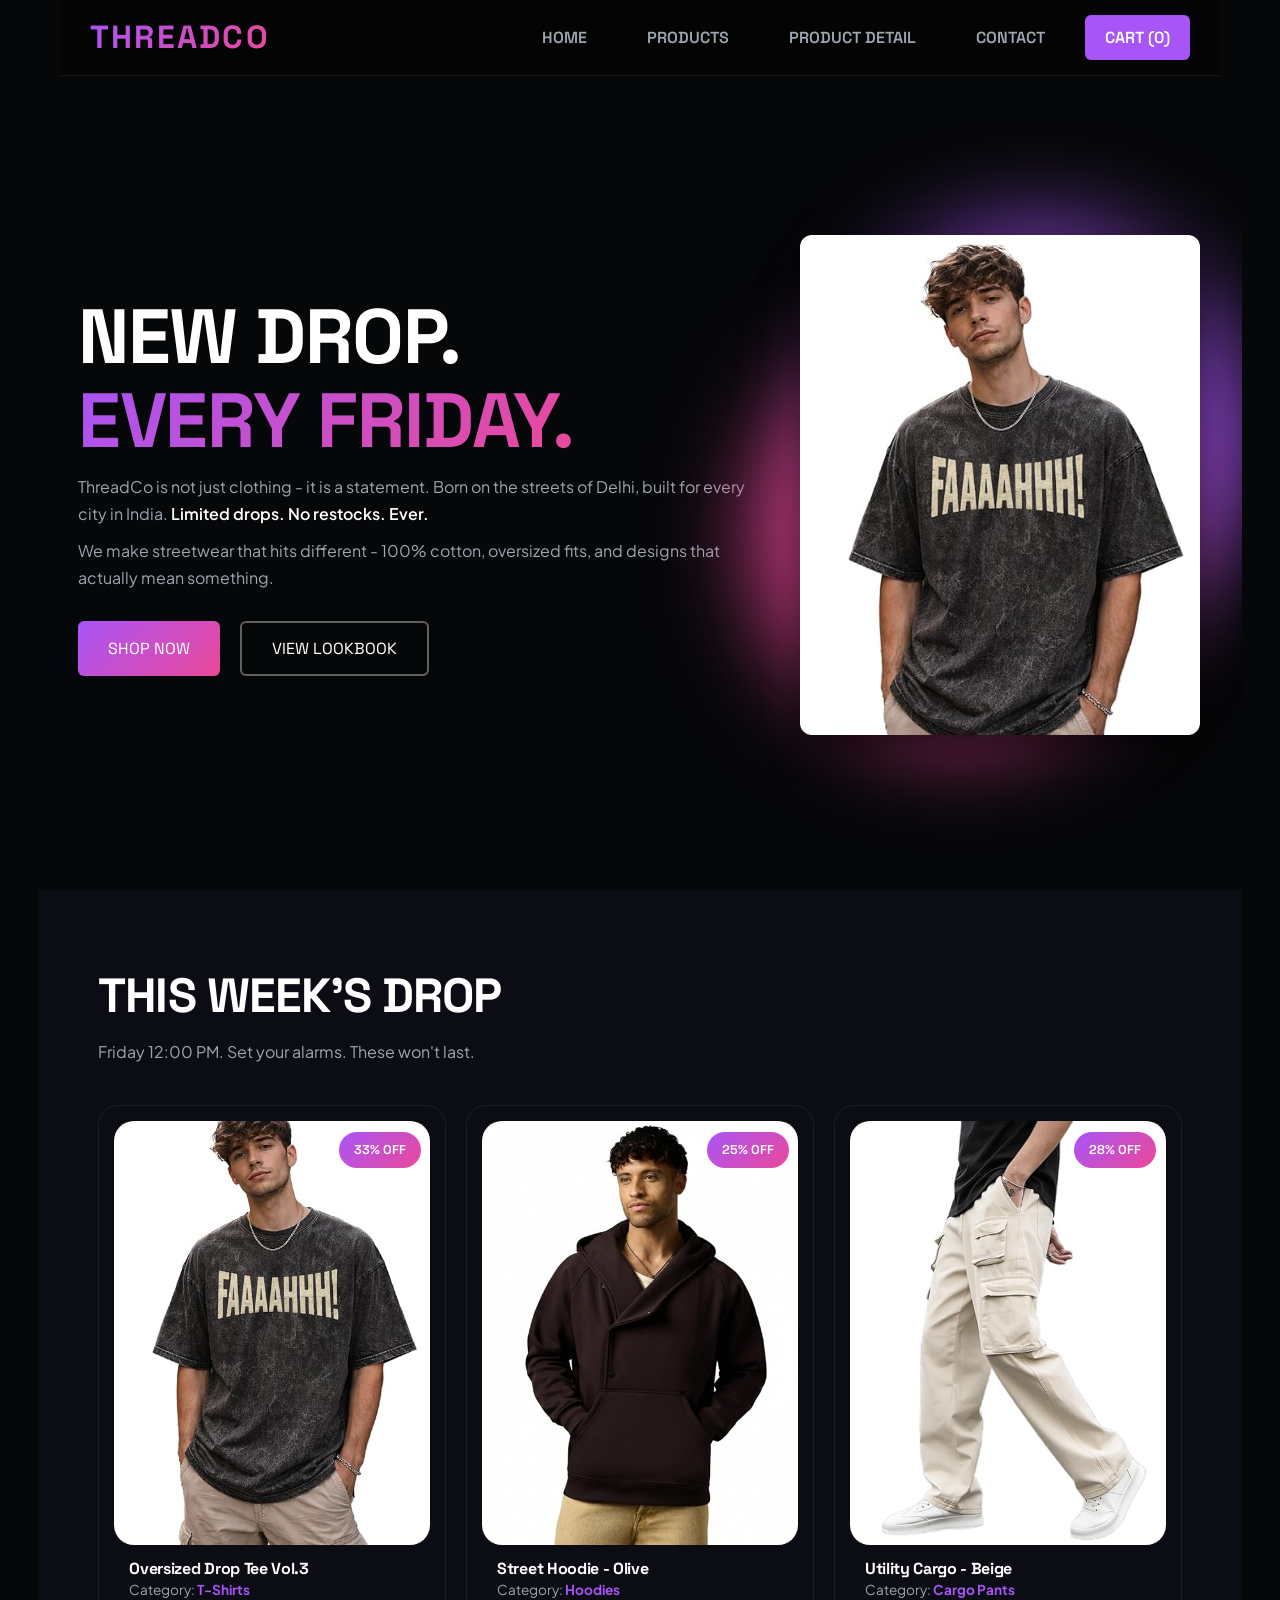
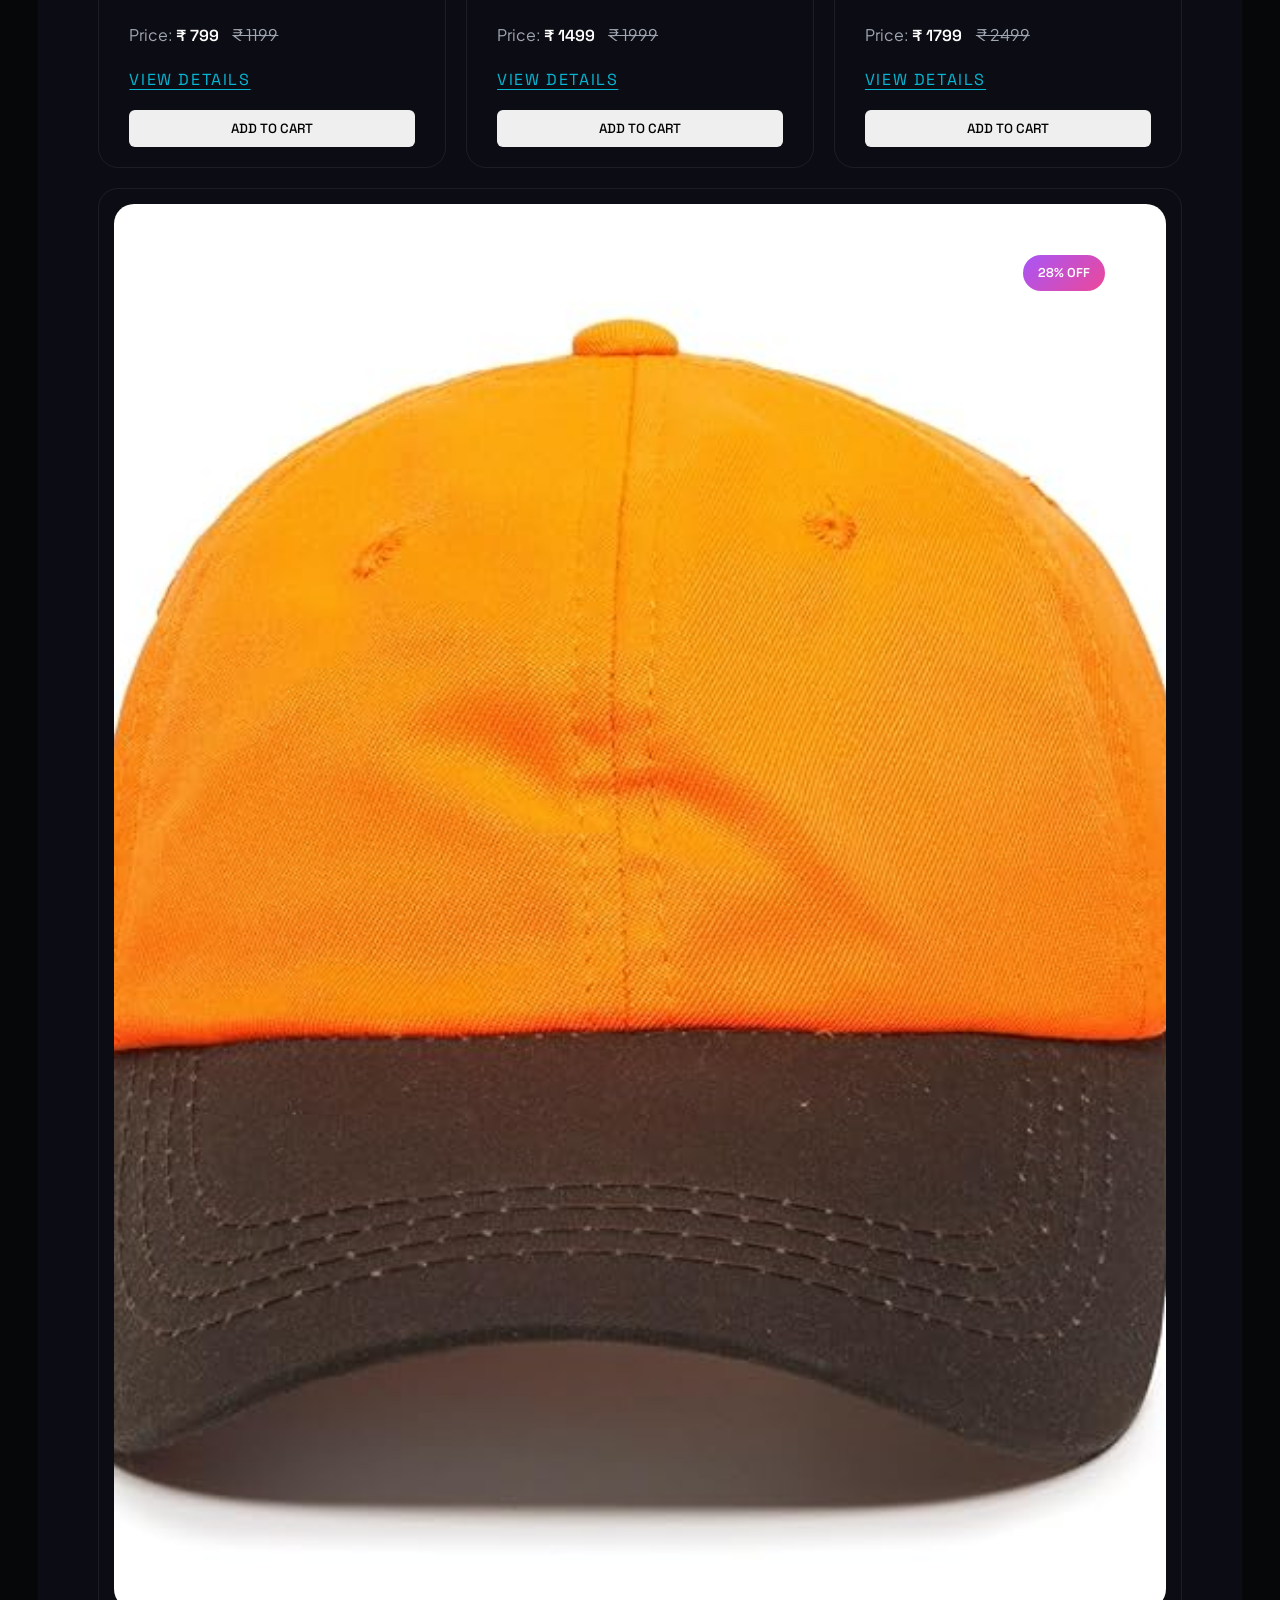
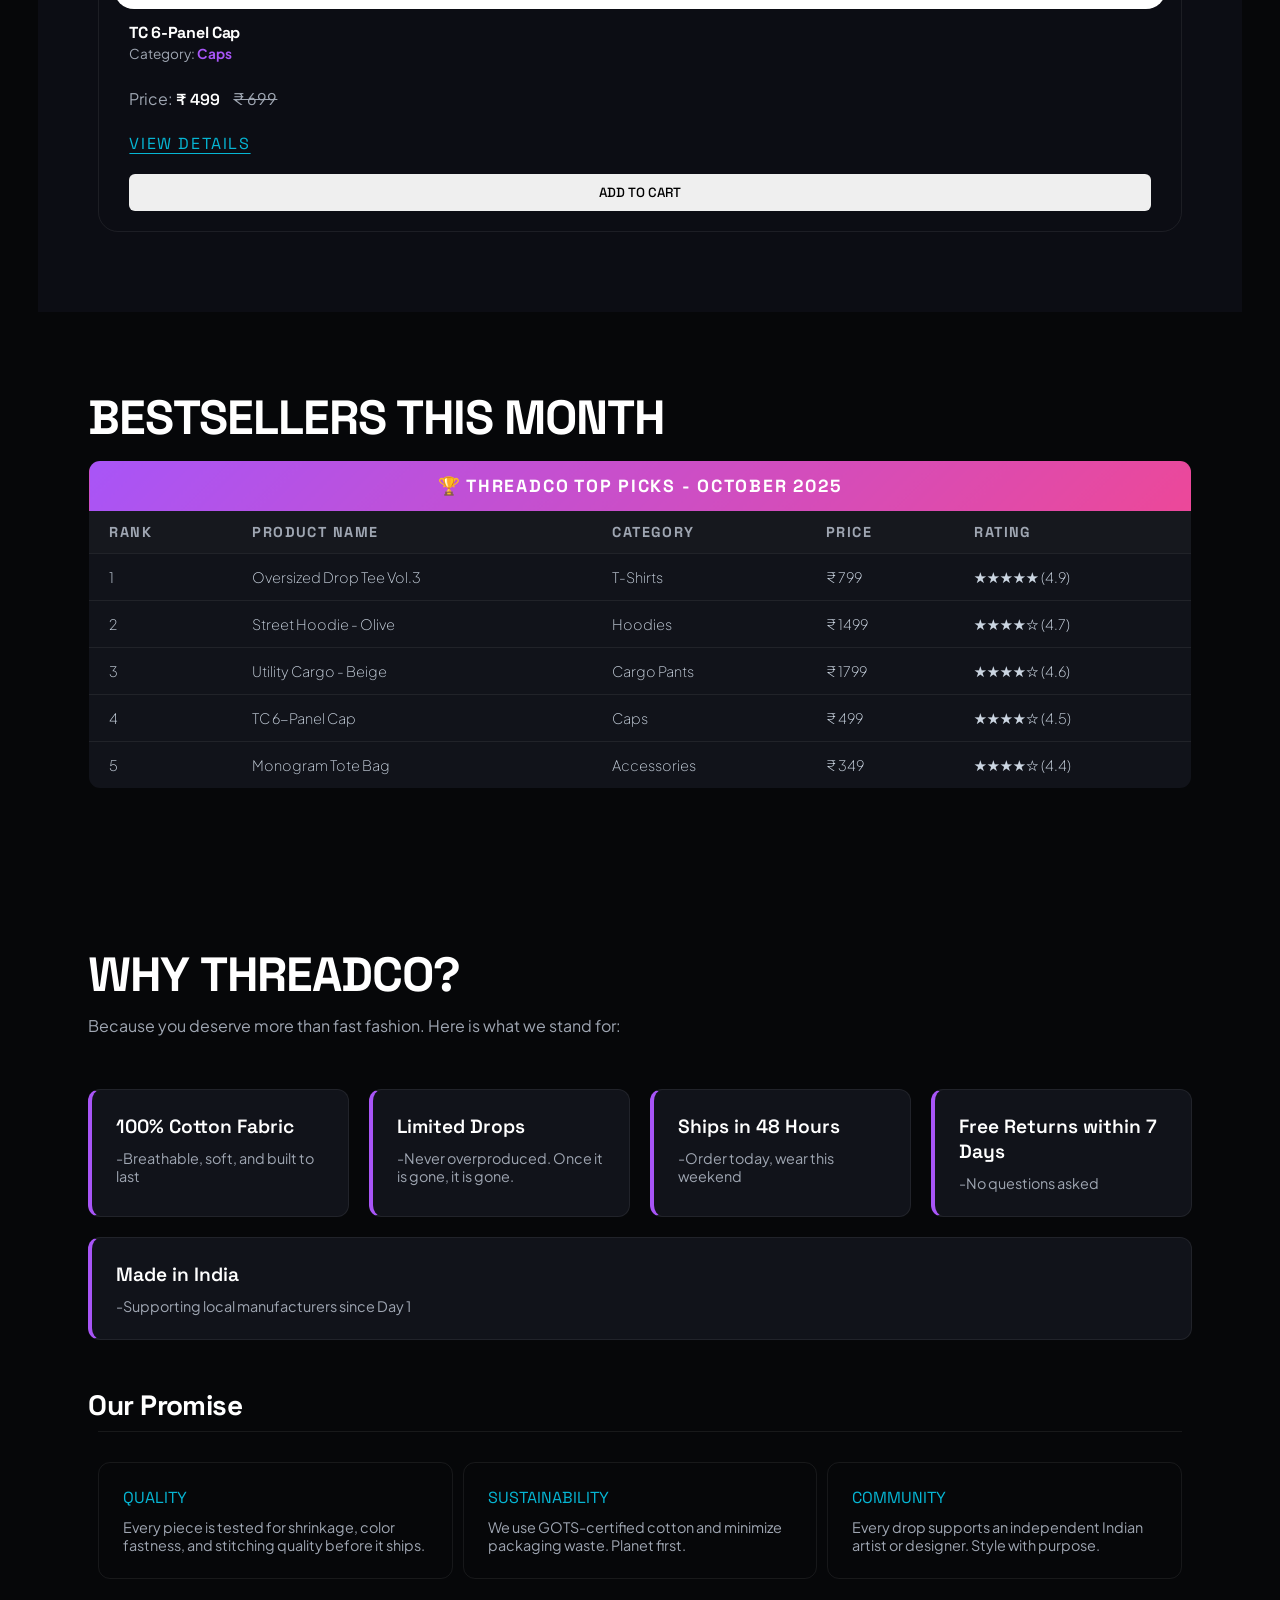
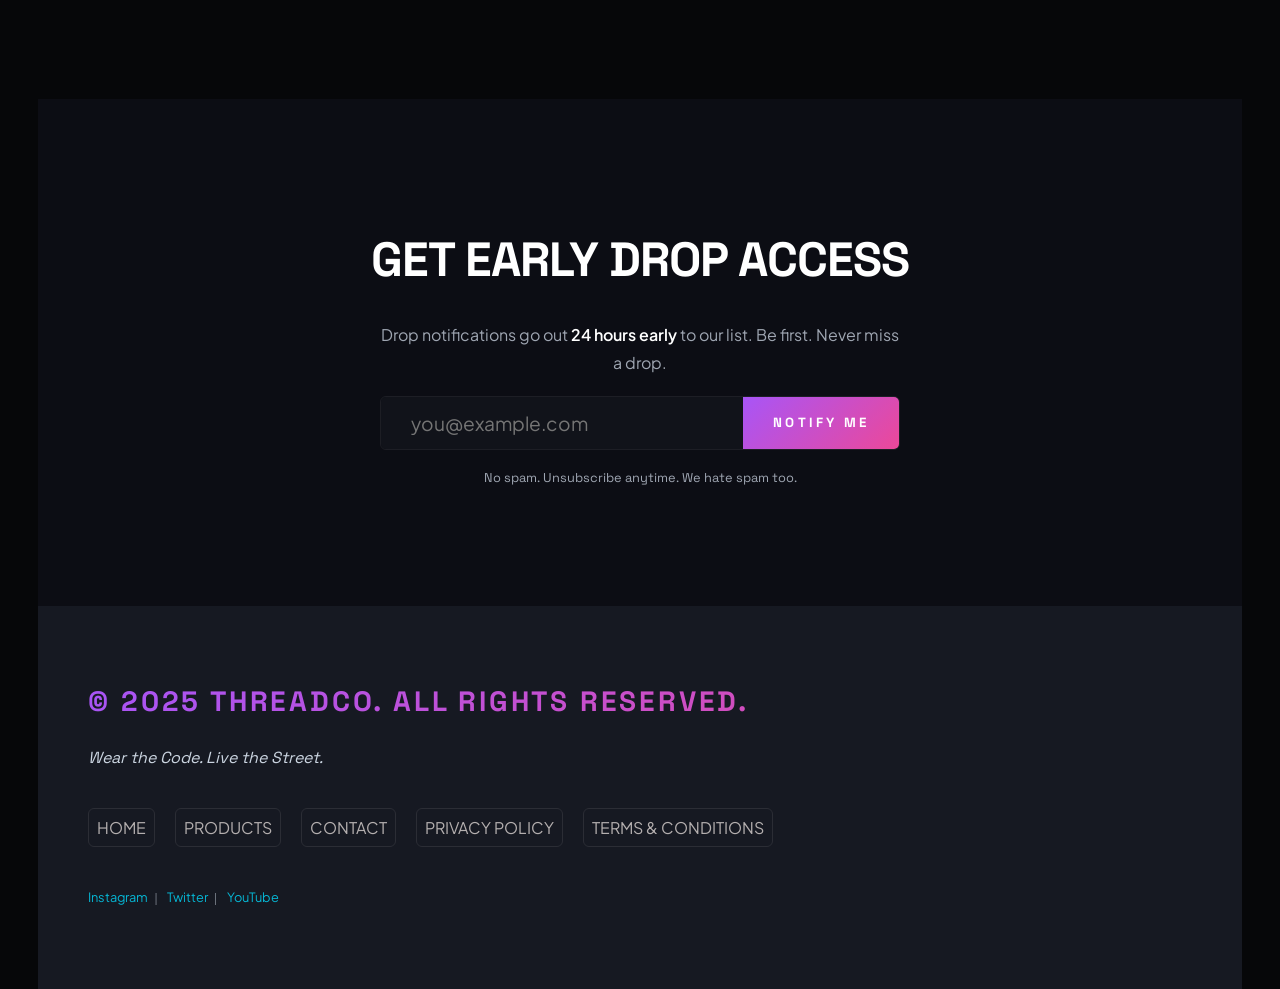
<file: project4july.html>
<!DOCTYPE html>
<html lang="en">

<head>
    <meta charset="UTF-8">
    <meta name="viewport" content="width=device-width, initial-scale=1.0">
    <title>ThreadCo-Wear the Code.Live the Street.</title>
    <link rel="stylesheet" href="style.css">
</head>

<body>

    <header>
        <h1>ThreadCo</h1>
        <!-- <em>Wear the Code. Live the Street.</em> -->
        <nav>
            <ul>
                <li><a href="project4july.html">Home</a></li>
                <li><a href="products.html">Products</a></li>
                <li><a href="prodetails.html">Product Detail</a></li>
                <li><a href="contactform.html">Contact</a></li>
                <li><a href="">Cart (0)</a></li>
            </ul>
        </nav>
    </header>

    <main>
        <section id="hero">
            <div class="left-hero">
                <h2>New Drop. <br> <span id="gradient-text">Every Friday.</span> </h2>
                <p>ThreadCo is not just clothing - it is a statement. Born on the streets of Delhi, built for every city
                    in
                    India. <strong>Limited drops. No restocks. Ever.</strong> </p>
                <p>We make streetwear that hits different - 100% cotton, oversized fits, and designs that actually mean
                    something.</p>
                <div id="cta">
                    <a href="products.html" class="btn1">Shop Now</a>
                    <a href="products.html" class="btn2">View Lookbook</a>
                </div>
            </div>

            <div class="right-hero">
                <div class="glow orb1"></div>
                <div class="glow orb2"></div>
                <div class="right-hero-image">
                    <img src="images/product 1.jpg" alt="">
                </div>

            </div>
        </section>


        <section id="week-drop">
            <h2>This Week's Drop</h2>
            <p>Friday 12:00 PM. Set your alarms. These won't last.</p>

            <div class="cards">
                <article>
                    <figure>
                        <img src="images/product 1.jpg" alt="ThreadCo Oversized Drop Tee Vol.3 in Black">
                        <figcaption>Oversized Drop Tee Vol.3</figcaption>
                    </figure>

                    <h3>Oversized Drop Tee Vol.3</h3>
                    <p>Category: <span>T-Shirts</span></p>
                    <p>Price: <strong>&#8377; 799</strong> <s>&#8377; 1199</s> </p>
                    <p> <mark>33% OFF</mark></p>

                    <a href="prodetails.html">View Details</a>
                    <button type="button">Add to Cart</button>
                </article>

                <article>
                    <figure>
                        <img src="images/product 2.jpg" alt="ThreadCo Street Hoodie in Olive Green">
                        <figcaption>Street Hoodie - Olive</figcaption>
                    </figure>

                    <h3>Street Hoodie - Olive</h3>
                    <p>Category: <span>Hoodies</span> </p>
                    <p>Price: <strong>&#8377; 1499</strong> <s>&#8377; 1999</s> </p>
                    <p> <mark>25% OFF</mark></p>
                    <a href="products.html">View Details</a>
                    <button type="button">Add to Cart</button>
                </article>

                <article>
                    <figure>
                        <img src="images/product 3.jpg" alt="ThreadCo Cargo Pants in Beige">
                        <figcaption>Utility Cargo - Beige</figcaption>
                    </figure>
                    <h3>Utility Cargo - Beige</h3>
                    <p>Category: <span>Cargo Pants</span></p>
                    <p>Price: <strong>&#8377; 1799 </strong> <s>&#8377; 2499</s> </p>
                    <p> <mark>28% OFF</mark></p>
                    <a href="prodetails.html">View Details</a>
                    <button type="button">Add to Cart</button>

                </article>

                <article>
                    <figure>
                        <img src="images/product 4.jpg" alt="">
                        <figcaption>TC 6-Panel Cap</figcaption>
                    </figure>
                    <h3>TC 6-Panel Cap</h3>
                    <p>Category: <span>Caps</span> </p>
                    <p>Price: <strong>&#8377; 499</strong> <s>&#8377; 699</s> </p>
                    <p><mark>28% OFF</mark></p>
                    <a href="prodetails.html">View Details</a>
                    <button type="button">Add to Cart</button>
                </article>
            </div>

        </section>
        <section class="best-sellers" id="best-sellers-month">
            <h2>Bestsellers This Month</h2>
            <div class="table-scroll">
                <table>
                    <tr>
                        <th colspan="5">&#127942; ThreadCo Top Picks - October 2025</th>
                    </tr>
                    <tr>
                        <th>Rank</th>
                        <th>Product Name</th>
                        <th>Category</th>
                        <th>Price</th>
                        <th>Rating</th>
                    </tr>
                    <tr>
                        <td>1</td>
                        <td>Oversized Drop Tee Vol.3</td>
                        <td>T-Shirts</td>
                        <td>&#8377; 799</td>
                        <td>&#9733;&#9733;&#9733;&#9733;&#9733; (4.9)</td>

                    </tr>
                    <tr>
                        <td>2</td>
                        <td>Street Hoodie - Olive</td>
                        <td>Hoodies</td>
                        <td>&#8377; 1499</td>
                        <td>&#9733;&#9733;&#9733;&#9733;&#9734; (4.7)</td>
                    </tr>
                    <tr>
                        <td>3</td>
                        <td>Utility Cargo - Beige</td>
                        <td>Cargo Pants</td>
                        <td>&#8377; 1799</td>
                        <td>&#9733;&#9733;&#9733;&#9733;&#9734; (4.6)</td>
                    </tr>
                    <tr>
                        <td>4</td>
                        <td>TC 6-Panel Cap</td>
                        <td>Caps</td>
                        <td>&#8377; 499</td>
                        <td>&#9733;&#9733;&#9733;&#9733;&#9734; (4.5)</td>
                    </tr>
                    <tr>
                        <td>5</td>
                        <td>Monogram Tote Bag</td>
                        <td>Accessories </td>
                        <td>&#8377; 349</td>
                        <td>&#9733;&#9733;&#9733;&#9733;&#9734; (4.4)</td>
                    </tr>
                </table>
            </div>
        </section>

        <section id="why-threadco">

            <h2>Why ThreadCo?</h2>
            <p>Because you deserve more than fast fashion. Here is what we stand for:</p>
            <ul>
                <li> <strong>100% Cotton Fabric</strong> -Breathable, soft, and built to last</li>
                <li> <strong>Limited Drops</strong> -Never overproduced. Once it is gone, it is gone.</li>
                <li> <strong>Ships in 48 Hours</strong> -Order today, wear this weekend</li>
                <li> <strong>Free Returns within 7 Days</strong> -No questions asked</li>
                <li> <strong>Made in India</strong> -Supporting local manufacturers since Day 1</li>
            </ul>

            <h3>Our Promise</h3>

            <dl>
                <section>
                    <dt>Quality</dt>
                    <dd>Every piece is tested for shrinkage, color fastness, and stitching quality before it ships.</dd>
                </section>
                <section>
                    <dt>Sustainability</dt>
                    <dd>We use GOTS-certified cotton and minimize packaging waste. Planet first.</dd>
                </section>
                <section>
                    <dt>Community</dt>
                    <dd>Every drop supports an independent Indian artist or designer. Style with purpose.</dd>
                </section>
            </dl>
        </section>


        <section id="get-early">
            <h2>Get Early Drop Access</h2>
            <p>Drop notifications go out <strong>24 hours early</strong> to our list. Be first. Never miss a drop.</p>
            <form action="">
                <!-- <label for="email">Your Email: </label> -->
                <input type="text" id="email" required placeholder="you@example.com">
                <button type="submit">Notify Me</button>
            </form>
            <br>
            <small>No spam. Unsubscribe anytime. We hate spam too.</small>
        </section>
    </main>

    <footer id="footer">
        <h3>&copy; 2025 ThreadCo. All rights reserved.</h3>
        <em>Wear the Code. Live the Street.</em>
        <nav>
            <ul>
                <li><a href="#home">Home</a></li>
                <li><a href="products.html">Products</a></li>
                <li><a href="contactform.html">Contact</a></li>
                <li><a href="contactform.html">Privacy Policy</a></li>
                <li><a href="project4july.html">Terms &amp; Conditions</a></li>
            </ul>
        </nav>

        <p>
            <a href="">Instagram</a>
            &nbsp;|&nbsp;&nbsp;
            <a href="">Twitter</a>
            &nbsp;|&nbsp;&nbsp;
            <a href="">YouTube </a>
        </p>
    </footer>

</body>

</html>
</file>
<file: style.css>
@import url('https://fonts.googleapis.com/css2?family=Plus+Jakarta+Sans:wght@300;400;500;600;700;800&family=Space+Grotesk:wght@400;500;600;700;800&display=swap');

* {
    margin: 0px;
    padding: 0px;
    box-sizing: border-box;
}

:root {
    /* Brand Theme Colors */
    --color-primary: #a855f7;
    --color-primary-glow: rgba(168, 85, 247, 0.25);
    --color-secondary: #ec4899;
    --color-secondary-glow: rgba(236, 72, 153, 0.25);
    --color-accent: #06b6d4;


    /* Base & Layout Backgrounds */
    --color-bg-base: #060709;
    --color-bg-section: #0c0d14;
    --color-bg-footer: #161922;
    --color-surface: #11131a;
    --color-surface-muted: #1e212f;


    /* Borders */
    --color-border: rgba(255, 255, 255, 0.07);


    /* Typography Text Colors */
    --white: #ffffff;
    --color-text-body: #cbd5e1;
    --color-text-muted: #9fa6b2;
    --font-display: 'Space Grotesk', sans-serif;
    --font-body: 'Plus Jakarta Sans', sans-serif;
    --radius-sm: 6px;
    --radius-md: 12px;
    --radius-lg: 20px;
    --shadow-sm: 0 4px 12px rgba(0, 0, 0, 0.5);
    --shadow-md: 0 12px 36px rgba(0, 0, 0, 0.7);
    --shadow-lg: 0 24px 64px rgba(0, 0, 0, 0.9);
    --gradient-accent: linear-gradient(135deg, var(--color-primary) 0%, var(--color-secondary) 100%);
    --gradient-secondary: linear-gradient(135deg, var(--color-accent) 0%, #3b82f6 100%);
}


h1,h2,h3,h4,h5,h6 {
    font-family: var(--font-display);
    font-weight: 700;
    line-height: 1.1;
    letter-spacing: -0.02em;
    color: var(--white);
}


h1 {
    font-size: clamp(2.4rem, 6vw, 5rem);
}
h2 {
    font-size: clamp(1.8rem, 4vw, 3rem);
    /* font-size: clamp(2rem, 6vw, 5rem); */
}
h3 {
    font-size: clamp(1.2rem, 2.5vw, 1.75rem);
}
h4 {
    font-size: 1.125rem;
    font-weight: 600;
}
p {
    font-size: 1rem;
    line-height: 1.7;
    color: var(--color-text-muted);
}
small {
    font-size: 0.8rem;
    color: var(--color-text-muted);
}
strong {
    color: var(--white);
    font-weight: 600;
}
em {
    color: var(--color-text-body);
}
ul {
    list-style: none;
}
a {
    /* color: inherit; */
    color: rgb(180, 175, 175);
    text-decoration: none;
}







body {
    background-color: var(--color-bg-base);
    /* padding:0px 50px; */
    padding-left: clamp(20px, 3vw, 40px);
    padding-right: clamp(20px, 3vw, 40px);
    opacity: 1;
    overflow-x: hidden;
}

header {
    position: fixed;
    background-color: rgba(4, 4, 4, 0.779);
    backdrop-filter: blur(20px);
    display: flex;
    left: 60px;
    right: 60px;
    border-bottom: 1px solid var(--color-border);
    justify-content: space-between;
    align-items: center;
    padding: 20px 30px;
    text-transform: uppercase;
    z-index: 2;
    

}

header nav ul {
    display: flex;
    gap: 20px;
    flex-wrap: wrap;
    justify-content: center;
}

header h1 {
    font-size: 2rem;
    letter-spacing: 0.07em;
    background: var(--gradient-accent);
    /* background-clip: text; */
    -webkit-background-clip: text;
    /* color transparent */
    -webkit-text-fill-color:transparent;
}

header nav a {
    /* display: inline-block; */
    font-family: var(--font-display);
    color: var(--color-text-muted);
    padding: 12px 20px;
    border-radius: var(--radius-sm);
    font-weight: 600;
    text-wrap: nowrap;

}

header nav a:hover {
    background-color: rgba(32, 31, 31, 0.605);
    color: var(--white);
}

header nav li:last-child a{
    background-color: var(--color-primary);
    color: var(--white);    
}
header nav li:last-child a:hover{
    background-color: var(--color-secondary);
    color: var(--white);
}



main{
    padding-top: 80px;
}

#hero{
    min-height: 90vh;
    display: flex;
    justify-content: space-between;
    align-items: center;
    padding: 50px 40px;
    gap: 30px;
    overflow: hidden;
}
.left-hero{
    display: flex;
    flex-direction:column ;
    gap: 10px;
    max-width: 690px;
}
.left-hero h2{
    /* font-size: 5rem; */
    font-size: clamp(2rem, 6vw, 5rem);
    text-transform: uppercase;
}
#gradient-text{
        background: var(--gradient-accent);
    /* background-clip: text; */
    -webkit-background-clip: text;
    /* color transparent */
    -webkit-text-fill-color:transparent;
}
#hero p{
    /* font-size: 1.4rem; */
    font-size: clamp(1rem, 1vw, 1.8rem);
    font-family: var(--font-body);
}
#cta{
    display: flex;
    gap: 20px;
    margin-top: 20px;

}
#cta a{
    padding: 15px 30px;
    border-radius: var(--radius-sm);
    text-transform: uppercase;
    font-family: var(--font-display);
    font-weight: 700px;
    color: var(--white);
}
.btn1{
    background: var(--gradient-accent);
    display: flex;
    justify-content: center;
    align-items: center;
}
.btn1:hover {
    /* background-color: var(--color-primary); */
    box-shadow: 0 8px 20px rgba(223, 71, 190, 0.506);
    background: linear-gradient(135deg, #a54ef7 0%, #f2459b 100%);
}
.btn2{
    border: 2px solid rgba(104, 104, 104, 0.926);
}
.btn2:hover{  background: rgba(255, 255, 255, 0.07);
    border-color: var(--white);
}

.right-hero{
    flex: 1;
    display: flex;
    justify-content: center;
    align-items: center;
    height: 500px;
    min-width: 220px;
    position: relative;
    object-fit: cover;
    /* margin-right: 200px; */
}
.right-hero-image{
    max-height: 500px;
    width: 400px;
    object-fit: cover;
    border-radius: var(--radius-lg);
    z-index: 1;
    box-shadow: var(--shadow-md);
    animation: figanimation 2.5s infinite 1s alternate;
    border-radius: var(--radius-md);
    overflow: hidden;
    /* transition: all 0.5s linear 0s;
    transition-duration: 2s; */
}
.right-hero-image img {
    max-width: 100%;
    height: auto;
    display: block;
}

@keyframes figanimation {
    0%{
        transform: translateY(0);
    }
    100%{
        transform:translateY(-20px) ;
    }
    
}

.right-hero img:hover {
    border: 1px solid var(--color-primary);
    box-shadow: var(--shadow-lg);
    /* transform: scale(1.1); */
}
/* .right-hero img:hover{
    transform: scale(1.1);

} */
.glow{
    width: 400px;
    height: 400px;
    border-radius: 50%;
    position: absolute;
    filter: blur(50px);
    animation: glowing 2.5s infinite 1s alternate;
    
}
@keyframes glowing {
    0%{
        opacity: 0.3;
    }
    100%{
        opacity: 0.9;
    }
    
}
.orb1{
    top: 0%;
    left: 10%;
    background-color: var(--color-primary);
}
.orb2{
    bottom: 0%;
    right: 10%;
    background-color: var(--color-secondary);
}

#week-drop{
    background-color: #0c0d14;
    padding: 80px 60px;
}
#week-drop h2{
    text-transform: uppercase;
}
#week-drop > p{
    margin: 15px 0;
    font-family: var(--font-body);
}
.cards{
    display: flex;
    flex-wrap: wrap;
    gap: 20px;
    margin-top: 40px;
}
.cards article, 
.grid article{
    flex: 1 1 260px;
    display: flex;
    flex-direction: column;
    padding: 10px;
    border-radius: var(--radius-lg);
    overflow: hidden;
    border: 1px solid var(--color-border);
    transition:all 0.5s linear 0s ;
}
figure {
    /* position: relative; */
    overflow: hidden;
    aspect-ratio: 3/4;
    padding: 5px;
    border-radius: var(--radius-lg);
    overflow: hidden;

}

.grid article figure{
    aspect-ratio: 4/4;
}
figcaption {
    display: none;
}

figure img{
    width: 100%;
    height: 100%;
    object-fit: cover;
    border-radius: var(--radius-lg);
    transition: all 0.5s linear 0s;
}

article {
    position: relative;
    /* transition: all 0.5s linear 0s ; */
}
.cards article h3{
    padding:10px 20px 0;
    font-size: 1rem;
}

.cards article p:first-of-type{
    padding: 0 20px;
    font-family: var(--font-body);
    font-size: 0.85rem;
}

article p span {
    color: var(--color-primary);
    font-weight: 700;
}

article p:nth-of-type(2) {
    padding: 20px 20px;
    font-family: var(--font-body);
}

article p:nth-of-type(2) strong {
    font-family: var(--font-display);
}

article p:nth-of-type(2) s {
    margin-left: 10px;
}

article p:nth-of-type(3) mark {
    background: var(--gradient-accent);
    padding: 7px 15px;
    border-radius: var(--radius-lg);
    color: var(--white);
    font-family: var(--font-display);
    font-weight: 600;
    position: absolute;
    top: 4%;
    right: 7%;
    font-size: 0.8rem;
}

article>a {
    color: var(--color-accent);
    text-decoration: underline;
    text-transform: uppercase;
    letter-spacing: 0.1em;
    font-family: var(--font-display);
    text-underline-offset: 4px;
    padding: 0px 20px 10px;
}

article>a:hover{
    color: var(--color-secondary);
}

article>button{
    margin:10px 20px;
    padding: 10px 20px;
    border-radius: var(--radius-sm);
    border: none;
    text-transform: uppercase;
    font-family: var(--font-display);
    font-weight: 500;
}

article>button:hover{
    color: var(--white);
    background-color: var(--color-primary);
    cursor: pointer;
}

article:hover{
    border: 1px solid var(--color-primary);
    box-shadow: 0 10px 10px var(--color-primary-glow);
    transform: translateY(-10px);
}
article:hover> figure img{
    transform: scale(1.1);

}

.best-sellers{
    padding:80px 50px;
}

.best-sellers h2{
    text-transform: uppercase;
    margin-bottom: 15px;
}

table{
    color: var(--white);
    width: 100%;
    border: 1px solid wheat;
    border-radius: var(--radius-md);
    overflow: hidden;
    border: 1px solid #212329;
    border-collapse:collapse;
}

th[colspan="5"]{
    background:var(--gradient-accent);
    padding: 14px 20px;
    font-family: var(--font-display);
    text-transform: uppercase;
    letter-spacing: 0.1em;
    text-align: center;
    font-size: 1.1rem;
    color: var(--white);
}
th{
    padding:12px 20px;
    text-align: left;
    background-color:#16181E;
    font-family: var(--font-display);
    text-transform: uppercase;
    color: var(--color-text-muted);
    letter-spacing: 0.1em;
    font-size: 0.9rem;
    
}
td{
    padding:14px 20px;
    background-color: #11131A;
    font-family: var(--font-body);
    color: var(--color-text-body);
    border-top: 1px solid #212329;
    font-weight: lighter;
    font-size: 0.9rem;
}
tr:hover td{
    background-color:#16181E;
}
#best-sellers-month tr:hover td:first-child {
    color: var(--color-secondary);
}  

#why-threadco {
    padding: 80px 50px;
    color: white;
}
#why-threadco h2{
    text-transform: uppercase;
    margin-bottom:10px ;
}
#why-threadco p{
    font-family: var(--font-body);
    margin-bottom: 5px;
}
#why-threadco ul{
    display: flex;
    flex-wrap: wrap;
    gap: 20px;
    margin: 50px 0;
}
#why-threadco ul li{
    flex: 1 1 240px;
    background-color: var(--color-surface);
    padding: 24px;
    border-radius: var(--radius-md);
    border: 1px solid var(--color-border);
    border-left: 4px solid var(--color-primary);
    font-family: var(--font-body);
    color: var(--color-text-muted);
    font-size: 0.9rem;

}

#why-threadco ul li:hover {
    border-left: 4px solid var(--color-secondary);
}

#why-threadco ul li strong {
    display: block;
    font-family: var(--font-display);
    margin-bottom: 10px;
    font-size: 1.2rem;
}

#why-threadco {
}

#why-threadco dl{
    margin: 10px;
    border-top: 1px solid var(--color-border);
    display: flex;
    flex-wrap: wrap;
    padding: 30px 0;
    gap: 10px;
}

#why-threadco dl section {
    flex:1 1 270px;
    border: 1px solid var(--color-border);
    padding: 24px;
    border-radius: var(--radius-md);
}

#why-threadco dl dt{
    color: var(--color-accent);
    font-family: var(--font-display);
    margin-bottom:10px ;
    text-transform: uppercase;
}

#why-threadco dl section dd{
    font-family: var(--font-body);
    color: var(--color-text-muted);
    font-size: 0.9rem;
}
#why-threadco dl section:hover {
    background-color: rgba(255, 255, 255, 0.07);
    border: 1px solid var(--color-primary);
}

#get-early{
    background-color: var(--color-bg-section);
    text-align: center;
    padding: 120px 30px;
}
#get-early h2{
    text-transform: uppercase;
    padding: 15px 0;
}
#get-early p{
    font-family: var(--font-body);
    padding: 20px 0;
    font-size: 1rem; 
    max-width: 520px;
    margin: auto;   
}
#get-early form {
    display: flex;
    /* justify-content: center; */
    margin: auto;
    border: 1px solid var(--color-border);
    border-radius: var(--radius-sm);
    max-width: 520px;
    overflow: hidden;
}

#get-early input{
    flex: 1;
    background: transparent;
    padding: 14px  30px;
    border: none;
    outline: none;
    color: var(--white);
    font-family: var(--font-body);
    font-size: 1.2rem;
    background-color: var(--color-surface);

}
#get-early input::placeholder{
    font-size: 1.2rem;

}

#get-early form button{
    font-family: var(--font-display);
    letter-spacing: 0.2rem;
    background: var(--gradient-accent);
    text-transform: uppercase;
    color: var(--white);
    padding: 14px 30px;
    border: none;
    outline: none;
    overflow: hidden;
    font-weight: 700;
    cursor: pointer;
    /* border-radius: var(--radius-sm); */
}
#get-early small{
    font-family: var(--font-display);

}
#get-early form label{
    display: none;
}

#footer{
    background-color: var(--color-bg-footer);
    padding: 80px 50px;

}
#footer h3{
    text-transform: uppercase;
    background: var(--gradient-accent);
    background-clip:text ;
    color: transparent;
    letter-spacing: .1em;

    margin-bottom: 30px;
}
#footer em{
    font-family:var(--font-display);
    color: var(--color-text-body);
}
#footer nav ul{
    display: flex;
    /* flex-wrap: wrap ; */
    gap: 20px;
    margin: 40px 0;
    text-transform: uppercase;
    color:  #2b2d35;
    font-family: var(--font-body);
    flex-wrap:wrap
}
#footer nav ul li{
    border: 1px solid #2b2d35;
    padding: 8px 8px;
    border-radius: var(--radius-sm);

}
#footer nav ul li:hover{
    border: 1px solid var(--color-primary);
    padding: 8px 10px;
    border-radius: var(--radius-sm);
    color: var(--white);
}
#footer p {
    margin-top: 30px;
    font-size: .8rem;
}
#footer p a{
    color:var(--color-accent);
    font-family: var(--font-body);
    margin-top: 30px;
}
#footer p a:hover{
    color:var(--color-secondary);
}

/* products page code */
#catalogue{
    padding: 120px 48px;
}
#catalogue h2{
    text-transform: uppercase;
    /* font-size: 5rem; */
    padding-bottom: 20px;
}
#catalogue p{
    font-family: var(--font-body);
    font-size: 1.1rem;
}

#product-layout{ /*sidebar+products(heading+grid)*/
    display: grid;
    grid-template-columns: 280px 1fr;
    background-color:#0C0D14;
    padding: 60px;
    position: relative;    
    gap :30px;
    align-items: start;
}

#sidebar{
    background-color: #11131A;
    border: 1px solid #212329;
    border-radius: var(--radius-md);
    padding: 20px;
    position: sticky;
    top:100px ;
    height: auto;
}

#sidebar h2{
    text-transform: uppercase;
    color: var(--color-primary);
    font-size: 0.8rem;
    letter-spacing: .2em;
    /* text-decoration: underline;  */
    padding-bottom: 10px;
}

#sidebar hr{
    opacity: 0.1;
    height: 0.5px;
}

#sidebar h3{
    padding-top: 30px;
    padding-bottom: 20px;
    text-transform: uppercase;
    font-size: 0.8rem;
    letter-spacing: .1em;
}

#sidebar ul {
    display: flex;
    flex-direction: column;
    gap: 10px;
    color: var(--color-text-muted);
    font-family: var(--font-body);
}
#sidebar ul li {
    display: flex;
    gap: 10px;

}
#sidebar input[type="checkbox"]  {
    accent-color:var(--color-primary) ;
    width: 20px;
    height: 20px;
    cursor: pointer;
}

.grid{
    display: grid;
    grid-template-columns: repeat(auto-fill,minmax(260px,1fr));
    gap: 20px;
}

#sidebar label{
    cursor: pointer;
    color: var(--color-text-muted);
    font-family: var(--font-body);
}
#sidebar input[type="number"]{
    width: 100%;
    margin: 10px 0;
    padding: 10px 10px;
    background-color:#0E0F15;
    border:none;
    border: 1px solid #16181dda;
    border-radius: var(--radius-sm);
    outline-color:var(--color-primary) ;
    color: var(--white);
    font-size: 0.9rem;
    outline: none;
}
#sidebar input[type="number"]:focus{
    border-color: var(--color-primary);
}

#sidebar select{
    width: 100%;
    margin: 10px 0;
    padding: 10px 10px;
    background-color:#0E0F15;
    border:none;
    border: 1px solid #16181dda;
    border-radius: var(--radius-sm);
    outline-color:var(--color-primary) ;
    color: var(--white);
    font-size: 0.9rem;
    outline: none;
}

#sidebar button{
    width: 100%;
    margin: 10px 0;
    padding: 10px 10px;
    border: 1px solid #16181dda;
    border-radius: var(--radius-sm);
    font-size: 1rem;
    font-weight: 600;
    font-family: var(--font-display);
    text-transform:uppercase ;
    border-radius:var(--radius-sm) ;
    cursor: pointer;   
}
#sidebar button:nth-of-type(2){
    background-color: transparent;
    color: var(--color-text-body);
}

#products h2{
    text-transform: uppercase;
    color: var(--color-text-muted);
    font-size: 1.3rem;
    padding-bottom: 20px;
}

.compare-best-sellers p{
    font-size: 1rem;
    font-family: var(--font-body);
    margin-bottom: 10px;
}

.compare-best-sellers table tr:first-child th {
    background-color: black;
    text-align: center;
    color: var(--white);
}
.compare-best-sellers table tr th, .compare-best-sellers table tr td {
    border: none;
}
.compare-best-sellers table tr:nth-of-type(2) th{
    background-color: #11131A;
    color: white;
}

.compare-best-sellers table tr th {
    color: var(--color-accent);
}

/* product-detailpage */
nav[aria-label="breadcrumb"]{
    display:inline-block;
    padding: 15px 30px;
    color: var(--color-text-muted);
    font-family: var(--font-body);
    font-size: 0.8rem;
    background-color: #060709;
}
nav[aria-label="breadcrumb"] a{
    display: inline-block;
    padding: 0 3px;
    color: var(--color-primary);
}
nav[aria-label="breadcrumb"] a:hover{
    color: var(--color-secondary);
}

#product-detail{
    display: flex;
    padding: 40px 30px;
    flex-wrap:wrap;
    gap: 40px;
    justify-content: center;
    background-color:#060709 ;
}
#product-detail figure{
    flex:0 0 50%;
}
#product-detail div{
    flex:1;
}

.product-detail-left h2{
    text-transform: uppercase;
    margin-bottom: 20px;
}

.product-detail-left p{
    font-family: var(--font-body);
    font-size: 1.05rem;
    margin-bottom: 40px;
}

.product-detail-left mark{
    background: var(--gradient-accent);
    padding: 8px 16px;
    border-radius:var(--radius-lg);
    color: var(--white);
    font-family: var(--font-display);
    font-weight: 600;
    top: 4%;
    right: 7%;
    font-size: 0.8rem;

}
.product-detail-left p:nth-of-type(2) strong{
    font-size: 2.5rem;
    font-family: var(--font-display);
}

/* .product-detail-left small{
    margin-bottom: 40px;


} */
.product-detail-left p:nth-of-type(2) {
    display: flex;
    align-items: center;
    gap: 15px;
    margin-bottom: 10px;
}

.product-detail-left label{
    display: block;
    color: white;
    text-transform: uppercase;
    font-family: var(--font-display);
    letter-spacing: 0.1em;
    font-size: 0.9rem;

}
.product-detail-left input[type="number"] , .product-detail-left select{
    background-color: #11131A;
    outline: none;
    border: 1px solid #22242A;
    padding: 10px 20px;
    margin: 10px 0px;
    width: 100%;
    max-width: 300px;
    color: var(--white);
    border-radius: var(--radius-sm);
}
.product-detail-left input[type="number"]:focus , .product-detail-left select:focus{
    border: 1px solid var(--color-primary);
}
.product-detail-left a{
    margin-left: 10px;
    font-family: var(--font-body);
    color: var(--color-accent);
    text-decoration: underline;
    text-underline-offset:3px ;
    font-size: 0.9rem;
}
.product-detail-btns{
    display: flex;
    gap: 10px;
}
.product-detail-btns button{
    flex: 1;
    text-transform: uppercase;
    font-family: var(--font-display);
    font-size: 1.1rem;
    padding: 10px;
    border: none;
    border-radius: var(--radius-sm);
    color: white;
    font-weight: 500;    
}
.product-detail-btns button:first-child{
    background: var(--gradient-accent);
    flex: 60%;
    /* flex: 1.5; */
}
.product-detail-btns button:nth-of-type(2){
    background: transparent;
    border: 2px solid white;
    flex:40%;
}
.product-detail-btns button:first-child:hover{
    box-shadow: 0 8px 20px rgba(223, 71, 190, 0.506);
    background: linear-gradient(135deg, #a54ef7 0%, #f2459b 100%);    
}
.product-detail-btns button:nth-of-type(2):hover{
    background: white;
    color: black;
}
.product-detail-left ul{
    background: #11131A;
    color: var(--white);
    display: flex;
    flex-direction: column;
    gap: 10px;
    padding: 30px;
    border:1px solid #191B22 ;
    border-left: 4px solid var(--color-accent);
    border-radius: var(--radius-md);
}
.product-detail-left ul li{
    color: var(--color-text-muted);
    font-family: var(--font-body);
}

#size-chart{
    padding: 70px;
    background-color: #0C0D14;

}
#size-chart h2{
    text-transform: uppercase;
    margin: 10px 0px;
}
#size-chart p{
    font-family: var(--font-body);
}
#size-chart caption{
    color: var(--color-text-muted);
    margin-top: 30px;
    margin-bottom: 10px;
    font-family: var(--font-body);
    font-size: 0.9rem;
}
#size-chart table tr:first-child th{
    background-color: black;
    text-align: center;
    color: white;
}
#size-chart table tr th{
    background-color: #11131A;
}
#size-chart small{
    font-family: var(--font-body);
}

#product-details{
    color: white;
    padding: 80px 40px;
}
#product-details h2{
    text-transform: uppercase;
    font-family: var(--font-body);
}
#product-details dl{
    display: flex;
    gap: 10px;
    flex-direction: column;
    flex-wrap: wrap;
}
#product-details dl div{
    display: flex;
    border-top: 1px solid var(--color-border);
    width: 100%;
    gap: 10px;
    max-width: 800px;
    padding: 8px 0;
    margin-top:10px ;
    align-items: center;
}
#product-details dl div dt{
    flex:1 1 100px;
    color: var(--color-text-muted);
    font-family: var(--font-display);
}

#product-details dl div dd{
    font-size: 0.8rem;
    flex: 2;
    font-family: var(--font-body);
}

.customer-reviews{
    background-color: var(--color-bg-section);
    padding: 80px 40px;
}
.customer-reviews h2{
    font-family: var();
    text-transform: uppercase;
    padding: 10px 0;

}
.customer-reviews p{
    font-family: var(--font-body);
    color: white;
    font-size:1.1rem;

}
.customer-reviews-details{
    display: flex;
    gap: 20px;
    margin: 20px 0;
    /* border: 1px solid #191B22; */
}
.customer-reviews-details article{
    flex: 1;
    padding: 30px;
    border: 1px solid #191B22;
    background-color: #11131A;
    border-radius: var(--radius-md);
}
.customer-reviews-details article p:first-of-type{
    color: #F59E0B;
}
.customer-reviews-details article p{
    font-size: 1rem;
    color: var(--color-text-muted);
}
.customer-reviews-details article h3{
    font-size: 1.3rem;
}
.customer-reviews-details article small{
    font-size: 0.9rem;
    font-family: var(--font-body);
}
.might-also-like{
    padding: 40px 30px;
}
.might-also-like h3{
    padding: 30px 0;

}
.might-also-like div{
    display: flex;
    gap: 20px;
    flex-wrap: wrap;
}
.might-also-like div article{
    flex: 1;
    border: 1px solid var(--color-borderborder);
    padding: 10px;
    border-radius: var(--radius-lg);
    background-color: #11131A;
}
.might-also-like div article figure{
    aspect-ratio: 1;
}


/* contactus */

.get-in-touch {
    padding: 140px 70px;
}
.get-in-touch h2 {
    /* font-size: 4.5rem; */
    text-transform: uppercase;
}

.get-in-touch p {
    padding-top: 10px;
    font-family: var(--font-body);
}

.details {
    background-color: var(--color-bg-section);
    display: flex;
    padding: 100px 70px;
    gap: 70px;
    align-items: flex-start;
}
.send-us-message {
    flex: 1;
    padding-top: 80px;
}
.our-details {
    flex: 0 0 360px;
}
.send-us-message h2,
.our-details h2 {
    font-size: 1.5rem;
    text-transform: uppercase;
}
.send-us-message fieldset {
    background-color: var(--color-surface);
    border-radius: var(--radius-md);
    border: 1px solid var(--color-border);
    margin-top: 20px;
    padding: 30px;
    /* max-width: 100%; */
}
.send-us-message legend {
    color: var(--color-primary);
    text-transform: uppercase;
    font-family: var(--font-display);
    font-weight: 500;
    font-size: 0.8rem;
}
.send-us-message label {
    display: block;
    color: var(--white);
    text-transform: uppercase;
    font-family: var(--font-display);
    font-size: 0.8rem;
    padding: 20px 0 10px;
}
.send-us-message input[type="email"],
.send-us-message input[type="text"],
.send-us-message input[type="tel"],
.send-us-message select,
.send-us-message textarea{
 width: 100%;
 border-radius: var(--radius-sm);
 border: 1px solid var(--color-border);
 font-size: 1 rem;
 background-color: #0D0E13;
 padding: 20px 30px;
 color: var(--white);
 font-size: 0.9rem;
 outline: none;
}
.send-us-message input[type="email"]:focus,
.send-us-message input[type="text"]:focus,
.send-us-message input[type="tel"]:focus,
.send-us-message select:focus,
.send-us-message textarea:focus{
border-color: var(--color-primary);
}
.send-us-message small{
    display: block;
    font-family: var(--font-display);
    padding-top:5px;
}
.consent{
    display: flex;
    align-items: center;
    gap:10px;
    margin: 20px 0;
}
.consent input{
    width: 20px;
    height: 20px;
    align-content:center;
    accent-color: var(--color-primary);
}
.consent label{
    padding: 0;
}
.send-us-message input::placeholder,
.send-us-message select::placeholder,
.send-us-message textarea::placeholder {
    font-family: var(--font-body);
}
.contact-btns {
    display: flex;
    margin: 40px ;
    gap: 10px;
}
.contact-btns button {
    padding: 10px 20px;
    border-radius:var(--radius-sm) ;
    outline: none;
    border: 1px solid var(--color-border);
    font-family: var(--font-display);
    text-transform: uppercase;
    font-weight: 500;
}
.contact-btns button:first-child {

    background: var(--gradient-accent);
    color: white;
    border: none;
}

.contact-btns button:last-child {

    color: var(--color-text-muted);
    background: none;
}
.send-us-message input[type="file"] {
    color: var(--color-text-muted);
}
.our-details {
    position: sticky;
    top: 100px;
}
.our-details address {
    background-color: var(--color-surface);
    padding: 40px;
    border: 1px solid var(--color-border);
    border-left: 3px solid var(--color-primary);
    color: white;
    margin: 30px 0;
    border-radius: var(--radius-md);
    font-style: normal;
    font-family: var(--font-body);
    color: var(--color-text-muted);

}
.our-details address strong {
    font-size: 1.3rem;
    font-family: var(--font-display);
    margin-bottom: 20px;
    display: inline-block;
}
.our-details address a {
    color: var(--color-accent);
    text-decoration: underline;
    text-underline-offset: 5px;
    margin-bottom: 10px;
    display: inline-block;
}
.our-details address a:hover {
    color: var(--color-secondary);
}
.our-details div:first-of-type {
    margin-top: 50px;
    margin-bottom: 30px;
}
.our-details div:first-of-type h3,
.our-details div:last-of-type h3 {
    font-size: 0.8rem;
    padding-bottom: 7px;
    color: var(--color-text-muted);
    letter-spacing: .1em;
    text-transform: uppercase;
}

.our-details div:first-of-type table {
    border-collapse: collapse;
    border-radius: var(--radius-md);
    overflow: hidden;
}

.our-details div:last-of-type ul {
    display: flex;
    flex-direction: column;
    gap: 10px;
}


.our-details div:last-of-type ul li {
    border: 1px solid var(--color-border);
    border-radius: var(--radius-sm);
    padding: 15px 25px;
    font-family: var(--font-body);
    background-color: var(--color-surface);
}

.our-details div:last-of-type ul li:hover {
    color: var(--white);
    border-color: var(--color-primary);
}

.common-questions {
    padding: 80px 40px;
    color: white;

}
.common-questions h2{ 
    text-transform: uppercase;

}
.common-questions p{ 
    font-family: var(--font-body);
    
}
.common-questions details {
    font-family: var(--font-body);
    border-top:1px solid var(--color-border);
    padding: 30px 0;
    list-style: none;
}
.common-questions details:last-of-type {
    border-bottom: 1px solid var(--color-border);
}
.common-questions summary {
    list-style: none;
    display:  flex;
    justify-content: space-between;
    align-items: center;
    font-family: var(--font-display);
    font-weight: 500;
}
.common-questions summary::after {
    content: "+";
    font-size: 2rem;
    font-weight: 500;
    transition: all 0.1s linear;
}
.common-questions details[open] {
    color: var(--color-primary);
}
.common-questions details[open] summary::after {
    color: var(--color-secondary);
    transform: rotate(45deg);
}
.common-questions p {
 padding-top: 30px;
 width: 100%;
 max-width: 900px;
}
.common-questions a{
    color: var(--color-accent);
}

@media (max-width: 1200px) {

    header {

        left: 0px;
        right: 0px;

    }

    #hero {
        flex-direction: column;
        text-align: center;
    }

    .left-hero {
        justify-content: center;
        align-items: center;
    }
}

@media (max-width: 992px) {
    header {
        flex-direction: column;
        gap: 10px;
    }

    header nav a {
        padding: 6px 10px;
        font-size: 0.9rem;
    }

    nav[aria-label="breadcrumb"] {
        margin-top: 20px;
    }
} 

@media (max-width: 768px) {

    header {
        position: static;

    }

    main {
        padding-top: 0;
    }


    .best-sellers,
    #size-chart {
        padding: 60px 10px;

    }


    .table-scroll {
        overflow-x: auto;

        /* scrollbar-width: none; */

    }


    #product-layout {
        display: flex;
        flex-direction: column;
        padding: 20px 10px;
    }

    #sidebar {
        position: static;
        width: 100%;
    }


    .customer-reviews {
        padding: 60px 10px;
    }

    .customer-reviews p {
        font-size: 0.9rem;
    }

    .get-in-touch {
        padding: 70px 30px;
    }


    .details {
        flex-direction: column;
        padding: 20px;
        gap: 70px;
    }


    .details section {
        flex: 1;
    }

    .our-details {
        position: static;
        width: 100%;
    }

    table {
        min-width: 400px;
        width: 100%;
    }

    .send-us-message fieldset {
        margin-top: 10px;
        padding: 15px;
    }

    .send-us-message {
        flex: 1;
        padding-top: 40px;
    }


    .contact-btns {
        flex-direction: column;
    }

    .contact-btns button {
        flex: 1;
    }

    nav[aria-label="breadcrumb"] {
        margin-top: 5px;
    }

    .customer-reviews-details {
        flex-direction: column;
    }

    .also-like-items {
        flex-direction: column;
    }


}

@media (max-width : 480px) {

    header {
        padding: 20px 15px;
    }

    #cta {
        flex-direction: column;
    }

    #get-early form {
        flex-direction: column;

    }

    #week-drop {
        padding: 40px 10px;
    }

    body {
        padding: 0;
    }
    .details {
        flex-direction: column;
        padding: 3px;
        gap: 10px;
    }
    .details section {
        flex: 1;
    }
    .send-us-message fieldset {
        margin-top: 7px;
        padding: 3px;
    }

    .send-us-message {
        flex: 1;
        padding-top:40px;
    }


    .contact-btns {
        flex-direction: column;
    }

    .contact-btns button {
        flex: 1;
    }
    .consent{
        display: flex;
        /* flex: 1; */
        padding: 3px;
    }


}
</file>
